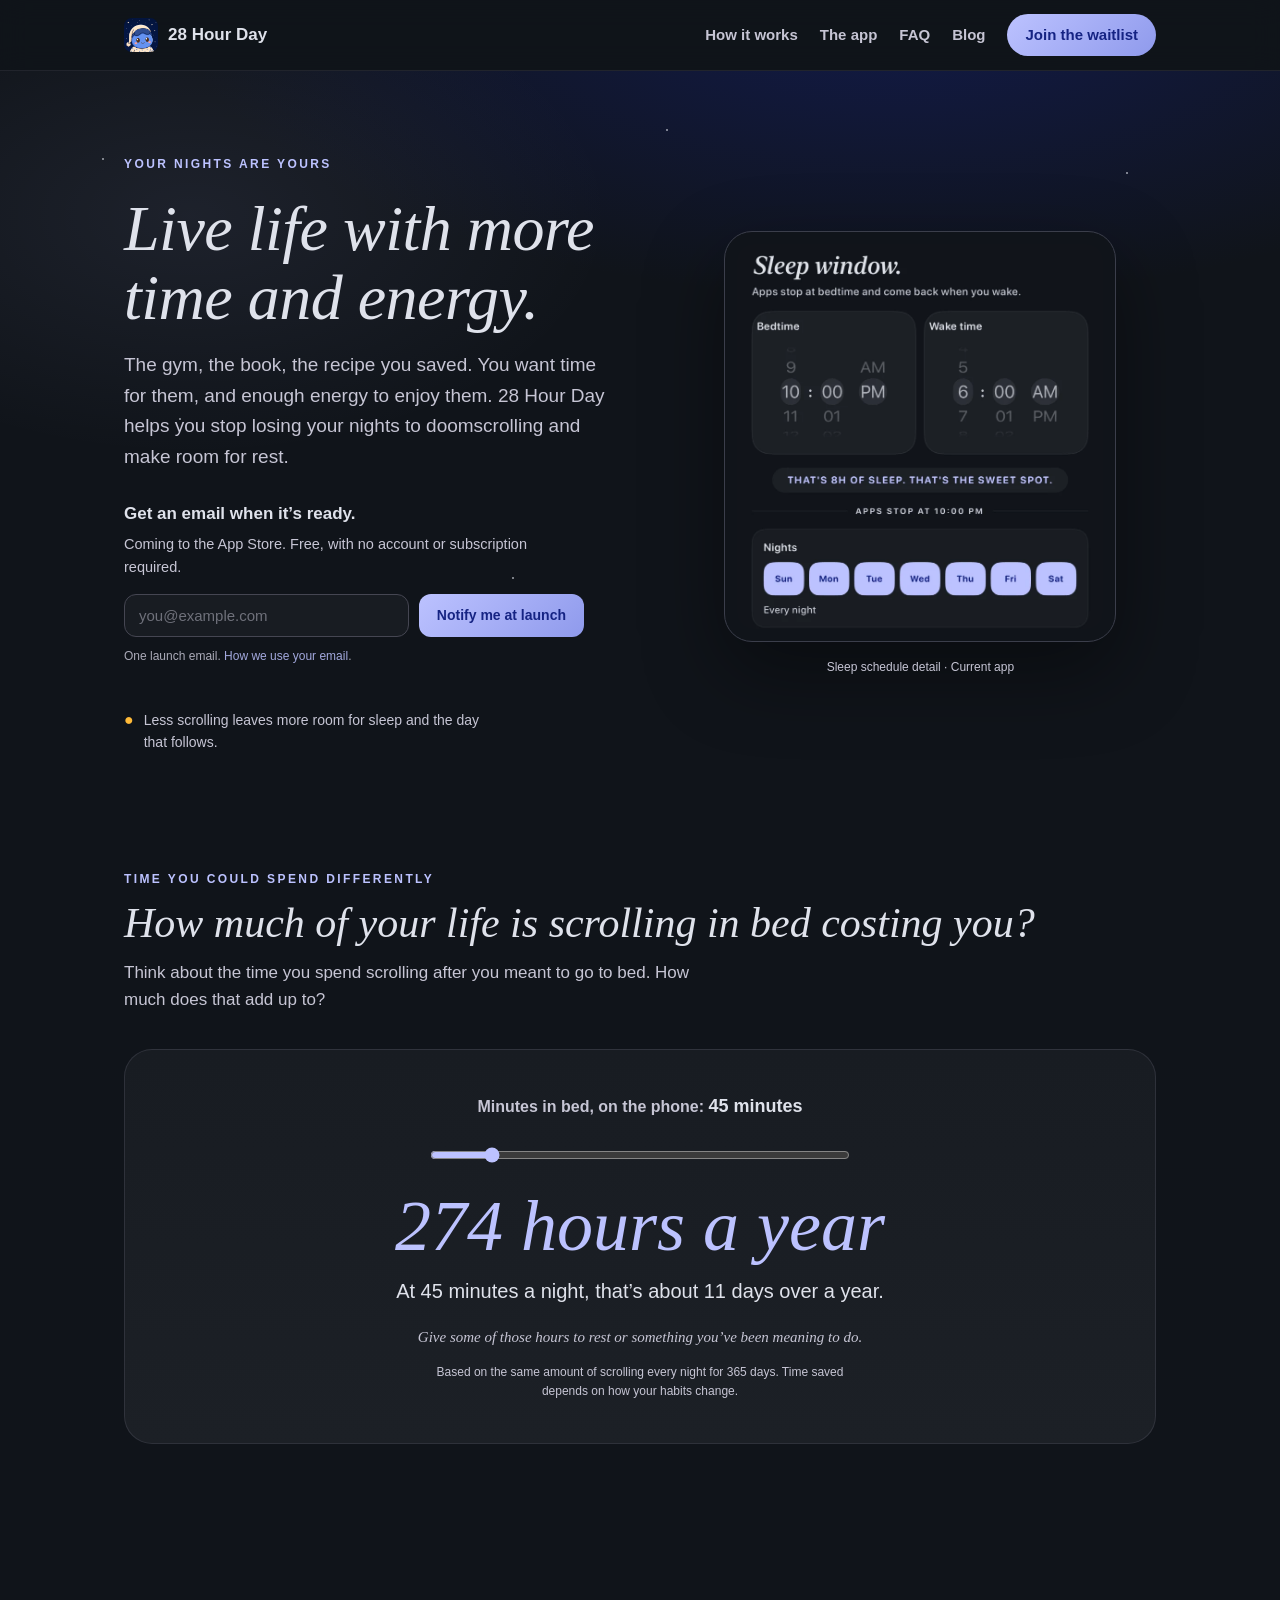
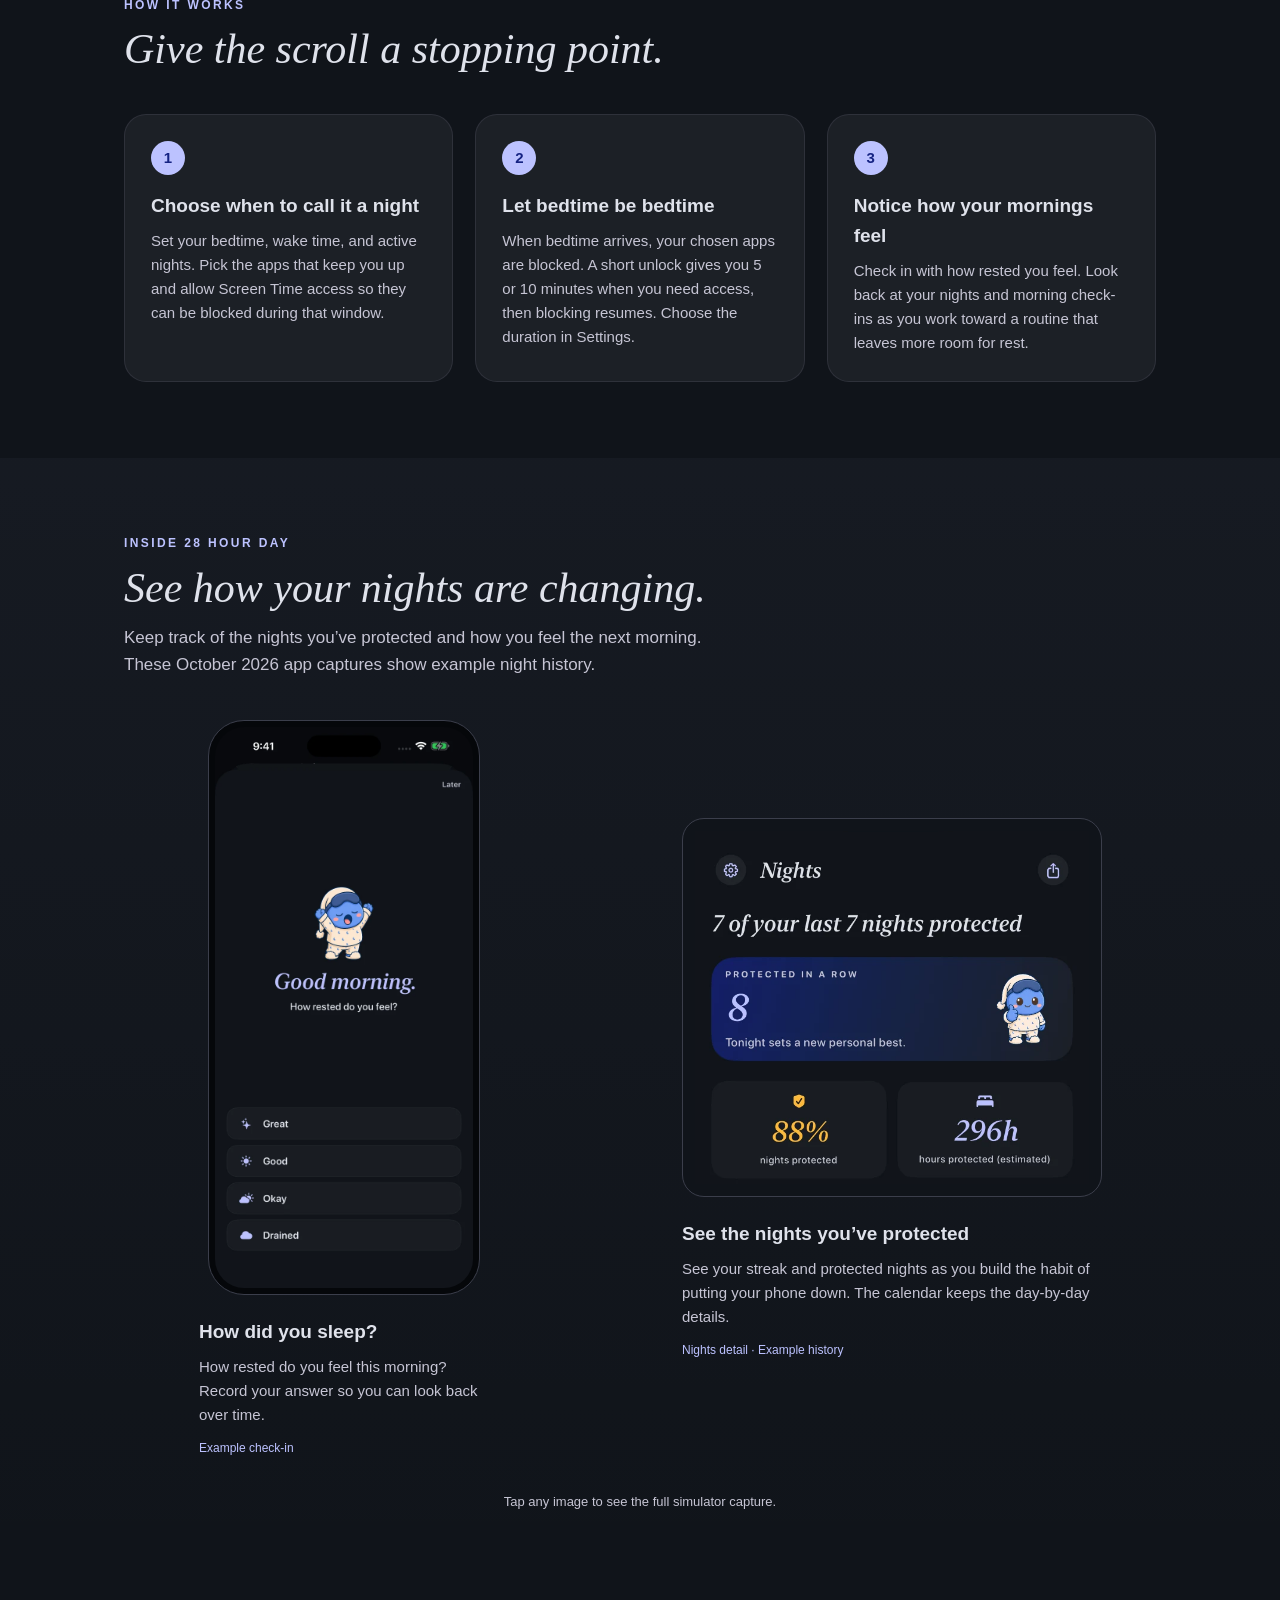
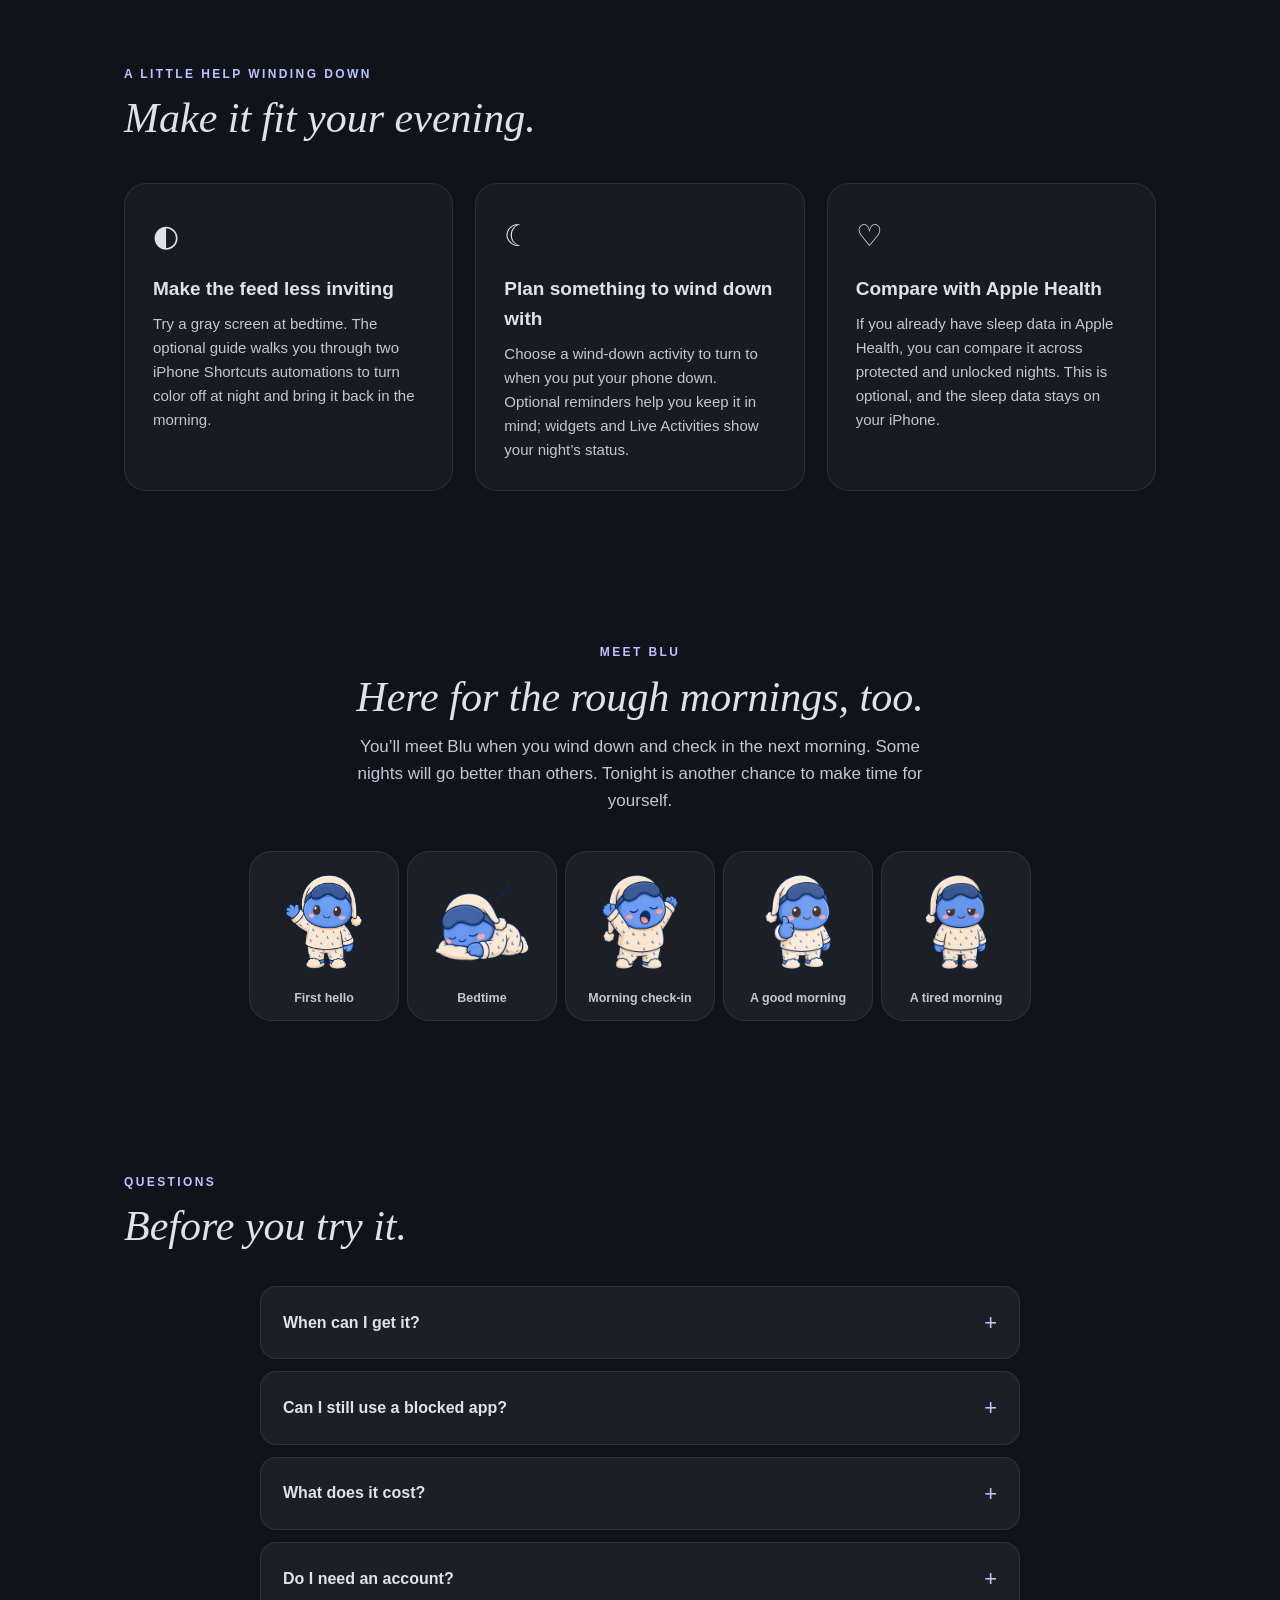
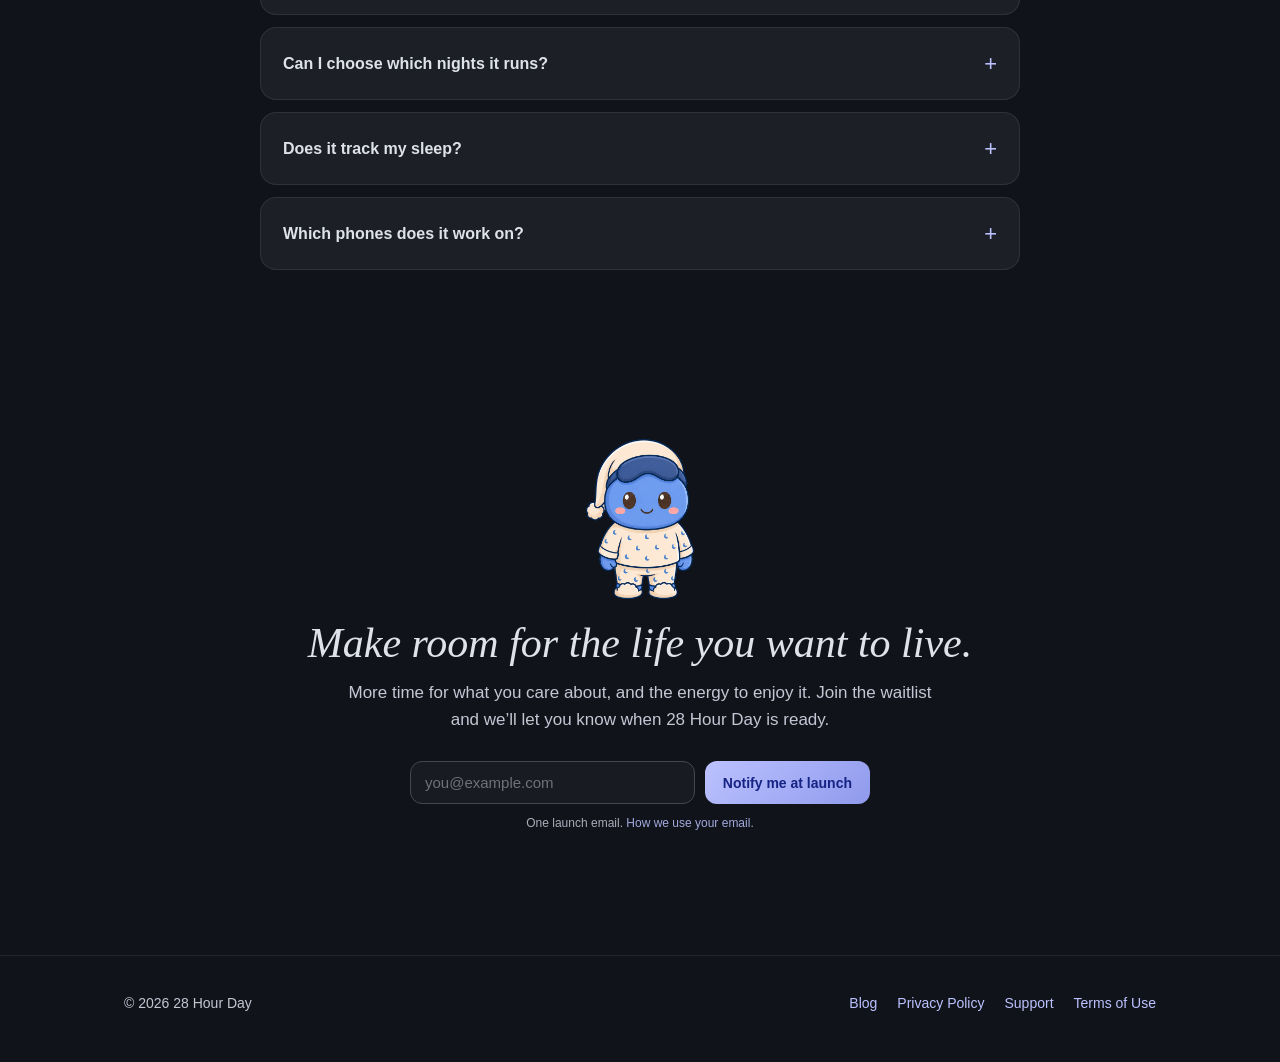
<file: index.html>
<!DOCTYPE html>
<html lang="en">
<head>
  <meta charset="utf-8">
  <meta name="viewport" content="width=device-width, initial-scale=1">
  <title>28 Hour Day — More Time &amp; Energy for Life</title>
  <meta name="description" content="More time for the things you care about, and energy to enjoy them. 28 Hour Day helps you stop late-night doomscrolling and make room for rest. Free for iPhone.">
  <link rel="canonical" href="https://28hourday.com/">
  <meta property="og:type" content="website">
  <meta property="og:site_name" content="28 Hour Day">
  <meta property="og:url" content="https://28hourday.com/">
  <meta property="og:title" content="28 Hour Day — More Time &amp; Energy for Life">
  <meta property="og:description" content="More time for the things you care about, and energy to enjoy them. 28 Hour Day helps you stop late-night doomscrolling and make room for rest. Free for iPhone.">
  <meta property="og:image" content="https://28hourday.com/assets/blu-hero.png">
  <meta name="twitter:card" content="summary_large_image">
  <meta name="twitter:title" content="28 Hour Day — More Time &amp; Energy for Life">
  <meta name="twitter:description" content="More time for the things you care about, and energy to enjoy them. 28 Hour Day helps you stop late-night doomscrolling and make room for rest. Free for iPhone.">
  <meta name="twitter:image" content="https://28hourday.com/assets/blu-hero.png">
  <link rel="icon" type="image/png" href="assets/favicon.png">
  <link rel="stylesheet" href="styles.css">
  <script type="application/ld+json">
{
  "@context": "https://schema.org",
  "@graph": [
    {
      "@type": "MobileApplication",
      "@id": "https://28hourday.com/#app",
      "name": "28 Hour Day",
      "operatingSystem": "iOS 17.2 or later",
      "applicationCategory": "HealthApplication",
      "description": "28 Hour Day helps you stop late-night doomscrolling and make room for rest and the life you want to live. It blocks selected apps during your chosen sleep window, with short unlocks, night history, and morning check-ins.",
      "url": "https://28hourday.com/",
      "image": "https://28hourday.com/assets/app-icon.png",
      "offers": {
        "@type": "Offer",
        "price": "0",
        "priceCurrency": "USD"
      },
      "screenshot": [
        "https://28hourday.com/assets/screenshots/schedule.png",
        "https://28hourday.com/assets/screenshots/nights.png",
        "https://28hourday.com/assets/screenshots/check-in.png"
      ]
    },
    {
      "@type": "WebSite",
      "@id": "https://28hourday.com/#website",
      "name": "28 Hour Day",
      "url": "https://28hourday.com/"
    },
    {
      "@type": "Organization",
      "@id": "https://28hourday.com/#org",
      "name": "28 Hour Day",
      "url": "https://28hourday.com/",
      "logo": "https://28hourday.com/assets/app-icon.png"
    },
    {
      "@type": "FAQPage",
      "mainEntity": [
        {
          "@type": "Question",
          "name": "When can I get it?",
          "acceptedAnswer": {
            "@type": "Answer",
            "text": "28 Hour Day is coming to the App Store. Join the waitlist and we’ll email you when it’s available."
          }
        },
        {
          "@type": "Question",
          "name": "Can I still use a blocked app?",
          "acceptedAnswer": {
            "@type": "Answer",
            "text": "Yes. You can take a short unlock, set to 5 or 10 minutes in Settings. Blocking resumes afterward and ends at your scheduled wake time. If you block a whole category, a short unlock may apply to that category."
          }
        },
        {
          "@type": "Question",
          "name": "What does it cost?",
          "acceptedAnswer": {
            "@type": "Answer",
            "text": "The complete app is free to use, including optional Cloud Backup. No subscription or in-app purchase is required."
          }
        },
        {
          "@type": "Question",
          "name": "Do I need an account?",
          "acceptedAnswer": {
            "@type": "Answer",
            "text": "No. Your schedule and progress are saved on your iPhone. You can create an account in Settings if you’d like to back them up. Your Screen Time selections stay on your device. See our privacy policy for details."
          }
        },
        {
          "@type": "Question",
          "name": "Can I choose which nights it runs?",
          "acceptedAnswer": {
            "@type": "Answer",
            "text": "Yes. Set a bedtime and wake time, then choose the days that schedule applies to. The sleep window can cross midnight. You can change it in Settings."
          }
        },
        {
          "@type": "Question",
          "name": "Does it track my sleep?",
          "acceptedAnswer": {
            "@type": "Answer",
            "text": "The app doesn’t record sleep itself. Morning check-ins reflect how rested you say you feel. With your permission, it can also compare sleep already recorded in Apple Health. It isn’t a medical or treatment tool."
          }
        },
        {
          "@type": "Question",
          "name": "Which phones does it work on?",
          "acceptedAnswer": {
            "@type": "Answer",
            "text": "28 Hour Day is for iPhone running iOS 17.2 or later. Blocking needs Screen Time permission. Notifications and Apple Health access are optional."
          }
        }
      ]
    }
  ]
}
  </script>
</head>
<body>
<a class="skip-link" href="#main">Skip to content</a>

<header class="site">
  <div class="wrap">
    <a class="brand" href="#get">
      <img src="assets/app-icon.png" alt="28 Hour Day app icon">
      28 Hour Day
    </a>
    <nav class="site-nav" aria-label="Main navigation">
      <a href="#how" class="hide-mobile">How it works</a>
      <a href="#screens" class="hide-mobile">The app</a>
      <a href="#faq" class="hide-mobile">FAQ</a>
      <a href="blog/" class="hide-mobile">Blog</a>
      <a href="#get" class="nav-cta">Join the waitlist</a>
    </nav>
  </div>
</header>

<main id="main">
  <!-- Hero -->
  <section class="hero" id="get">
    <div class="stars" aria-hidden="true">
      <i style="top:12%;left:8%"></i><i style="top:22%;left:28%;animation-delay:.6s"></i>
      <i style="top:8%;left:52%;animation-delay:1.2s"></i><i style="top:30%;left:70%;animation-delay:.3s"></i>
      <i style="top:14%;left:88%;animation-delay:1.8s"></i><i style="top:48%;left:14%;animation-delay:.9s"></i>
      <i style="top:60%;left:80%;animation-delay:1.5s"></i><i style="top:70%;left:40%;animation-delay:2.1s"></i>
    </div>
    <div class="wrap hero-grid">
      <div>
        <p class="eyebrow">Your nights are yours</p>
        <h1>Live life with more time and&nbsp;energy.</h1>
        <p class="sub">The gym, the book, the recipe you saved. You want time for them, and enough energy to enjoy them. 28 Hour Day helps you stop losing your nights to doomscrolling and make room for rest.</p>
        <div class="waitlist">
          <h3>Get an email when it’s ready.</h3>
          <p class="waitlist-body">Coming to the App Store. Free, with no account or subscription required.</p>
          <form class="waitlist-form" data-waitlist novalidate>
            <input type="email" name="email" required autocomplete="email" placeholder="you@example.com" aria-label="Email address">
            <button type="submit">Notify me at launch</button>
          </form>
          <p class="fine">One launch email. <a href="privacy.html">How we use your email</a>.</p>
          <p class="form-note" role="status" aria-live="polite"></p>
        </div>
        <p class="science-line">
          <span class="dot">●</span>
          <span>Less scrolling leaves more room for sleep and the day that follows.</span>
        </p>
      </div>

      <figure class="hero-visual">
        <div class="hero-capture">
          <a href="assets/screenshots/schedule.png" aria-label="View the full Sleep Schedule screenshot">
            <span class="screenshot-detail schedule-detail"><img class="app-screenshot" src="assets/screenshots/schedule.webp" width="1320" height="2868" fetchpriority="high" alt="Current Sleep Schedule screen detail with bedtime, wake time, and active night controls"></span>
          </a>
        </div>
        <figcaption>Sleep schedule detail · Current app</figcaption>
      </figure>
    </div>
  </section>

  <!-- Calculator -->
  <section id="cost">
    <div class="wrap">
      <p class="eyebrow">Time you could spend differently</p>
      <h2>How much of your life is scrolling in bed costing you?</h2>
      <p class="section-sub">Think about the time you spend scrolling after you meant to go to bed. How much does that add up to?</p>

      <div class="calc">
        <label for="scrollmins">Minutes in bed, on the phone: <span class="mins" id="minsLabel">45 minutes</span></label>
        <input type="range" id="scrollmins" min="15" max="240" step="15" value="45"
               aria-label="Minutes spent scrolling in bed each night">
        <div class="result" aria-live="polite">
          <div class="big" id="hoursOut">274 hours a year</div>
          <div class="nights" id="nightsOut">At 45 minutes a night, that’s about 11 days over a year.</div>
        </div>
        <p class="bridge">Give some of those hours to rest or something you’ve been meaning to do.</p>
        <p class="calc-note">Based on the same amount of scrolling every night for 365 days. Time saved depends on how your habits change.</p>
      </div>
    </div>
  </section>

  <!-- How it works -->
  <section id="how">
    <div class="wrap">
      <p class="eyebrow">How it works</p>
      <h2>Give the scroll a stopping point.</h2>
      <div class="steps">
        <div class="step">
          <div class="n">1</div>
          <h3>Choose when to call it a night</h3>
          <p>Set your bedtime, wake time, and active nights. Pick the apps that keep you up and allow Screen Time access so they can be blocked during that window.</p>
        </div>
        <div class="step">
          <div class="n">2</div>
          <h3>Let bedtime be bedtime</h3>
          <p>When bedtime arrives, your chosen apps are blocked. A short unlock gives you 5 or 10 minutes when you need access, then blocking resumes. Choose the duration in Settings.</p>
        </div>
        <div class="step">
          <div class="n">3</div>
          <h3>Notice how your mornings feel</h3>
          <p>Check in with how rested you feel. Look back at your nights and morning check-ins as you work toward a routine that leaves more room for rest.</p>
        </div>
      </div>
    </div>
  </section>

  <section id="screens" class="screens-section" aria-labelledby="screens-title">
    <div class="wrap">
      <p class="eyebrow">Inside 28 Hour Day</p>
      <h2 id="screens-title">See how your nights are changing.</h2>
      <p class="section-sub">Keep track of the nights you’ve protected and how you feel the next morning. These October 2026 app captures show example night history.</p>
      <div class="screenshot-grid">
        <figure class="checkin-figure">
          <a class="screenshot-link" href="assets/screenshots/check-in.png" aria-label="View the full Morning Check-in screenshot">
            <img src="assets/screenshots/check-in.webp" width="1320" height="2868" loading="lazy" decoding="async" alt="Morning Check-in screen asking how rested you feel">
          </a>
          <figcaption><h3>How did you sleep?</h3><p>How rested do you feel this morning? Record your answer so you can look back over time.</p><span class="screenshot-note">Example check-in</span></figcaption>
        </figure>
        <figure class="nights-figure">
          <a class="screenshot-link detail-link" href="assets/screenshots/nights.png" aria-label="View the full Nights screenshot">
            <span class="screenshot-detail nights-detail"><img src="assets/screenshots/nights.webp" width="1320" height="2868" loading="lazy" decoding="async" alt="Nights screen detail showing an example streak, protected-night percentage, and estimated protected hours"></span>
          </a>
          <figcaption><h3>See the nights you’ve protected</h3><p>See your streak and protected nights as you build the habit of putting your phone down. The calendar keeps the day-by-day details.</p><span class="screenshot-note">Nights detail · Example history</span></figcaption>
        </figure>
      </div>
      <p class="gallery-hint">Tap any image to see the full simulator capture.</p>
    </div>
  </section>

  <section id="features">
    <div class="wrap">
      <p class="eyebrow">A little help winding down</p>
      <h2>Make it fit your evening.</h2>
      <div class="features">
        <div class="feature">
          <div class="fi" aria-hidden="true">◐</div>
          <h3>Make the feed less inviting</h3>
          <p>Try a gray screen at bedtime. The optional guide walks you through two iPhone Shortcuts automations to turn color off at night and bring it back in the morning.</p>
        </div>
        <div class="feature">
          <div class="fi" aria-hidden="true">☾</div>
          <h3>Plan something to wind down with</h3>
          <p>Choose a wind-down activity to turn to when you put your phone down. Optional reminders help you keep it in mind; widgets and Live Activities show your night’s status.</p>
        </div>
        <div class="feature">
          <div class="fi" aria-hidden="true">♡</div>
          <h3>Compare with Apple Health</h3>
          <p>If you already have sleep data in Apple Health, you can compare it across protected and unlocked nights. This is optional, and the sleep data stays on your iPhone.</p>
        </div>
      </div>
    </div>
  </section>

  <!-- Blu -->
  <section class="blu-band">
    <div class="wrap">
      <p class="eyebrow">Meet Blu</p>
      <h2>Here for the rough mornings, too.</h2>
      <p class="section-sub" style="margin-left:auto;margin-right:auto;">You’ll meet Blu when you wind down and check in the next morning. Some nights will go better than others. Tonight is another chance to make time for yourself.</p>
      <div class="poses">
        <figure><img src="assets/blu-wave.png" alt="Blu waving hello"><figcaption>First hello</figcaption></figure>
        <figure><img src="assets/blu-asleep.png" alt="Blu asleep"><figcaption>Bedtime</figcaption></figure>
        <figure><img src="assets/blu-morning-stretch.png" alt="Blu stretching in the morning"><figcaption>Morning check-in</figcaption></figure>
        <figure><img src="assets/blu-thumbs-up.png" alt="Blu giving a thumbs up"><figcaption>A good morning</figcaption></figure>
        <figure><img src="assets/blu-tired.png" alt="Blu looking tired"><figcaption>A tired morning</figcaption></figure>
      </div>
    </div>
  </section>

  <!-- FAQ -->
  <section id="faq">
    <div class="wrap">
      <p class="eyebrow">Questions</p>
      <h2>Before you try it.</h2>
      <div class="faq">
        <details id="faq-appstore">
          <summary>When can I get it?</summary>
          <p>28 Hour Day is coming to the App Store. Join the waitlist and we’ll email you when it’s available.</p>
        </details>
        <details>
          <summary>Can I still use a blocked app?</summary>
          <p>Yes. You can take a short unlock, set to 5 or 10 minutes in Settings. Blocking resumes afterward and ends at your scheduled wake time. If you block a whole category, a short unlock may apply to that category.</p>
        </details>
        <details>
          <summary>What does it cost?</summary>
          <p>The complete app is free to use, including optional Cloud Backup. No subscription or in-app purchase is required.</p>
        </details>
        <details>
          <summary>Do I need an account?</summary>
          <p>No. Your schedule and progress are saved on your iPhone. You can create an account in Settings if you’d like to back them up. Your Screen Time selections stay on your device. See our <a href="privacy.html">privacy policy</a> for details.</p>
        </details>
        <details>
          <summary>Can I choose which nights it runs?</summary>
          <p>Yes. Set a bedtime and wake time, then choose the days that schedule applies to. The sleep window can cross midnight. You can change it in Settings.</p>
        </details>
        <details>
          <summary>Does it track my sleep?</summary>
          <p>The app doesn’t record sleep itself. Morning check-ins reflect how rested you say you feel. With your permission, it can also compare sleep already recorded in Apple Health. It isn’t a medical or treatment tool.</p>
        </details>
        <details>
          <summary>Which phones does it work on?</summary>
          <p>28 Hour Day is for iPhone running iOS 17.2 or later. Blocking needs Screen Time permission. Notifications and Apple Health access are optional.</p>
        </details>
      </div>
    </div>
  </section>

  <!-- Final CTA -->
  <section class="final-cta">
    <div class="wrap">
      <img class="blu" src="assets/blu-hero.png" alt="Blu, the 28 Hour Day mascot">
      <h2>Make room for the life you want to live.</h2>
      <p class="section-sub" style="margin-left:auto;margin-right:auto;text-align:center;">More time for what you care about, and the energy to enjoy it. Join the waitlist and we’ll let you know when 28 Hour Day is ready.</p>
      <div class="waitlist final">
        <form class="waitlist-form" data-waitlist novalidate>
          <input type="email" name="email" required autocomplete="email" placeholder="you@example.com" aria-label="Email address">
          <button type="submit">Notify me at launch</button>
        </form>
        <p class="fine">One launch email. <a href="privacy.html">How we use your email</a>.</p>
        <p class="form-note" role="status" aria-live="polite"></p>
      </div>
    </div>
  </section>
</main>

<footer class="site">
  <div class="wrap">
    <span>© 2026 28 Hour Day</span>
    <nav>
      <a href="blog/">Blog</a>
      <a href="privacy.html">Privacy Policy</a>
      <a href="support.html">Support</a>
      <a href="https://www.apple.com/legal/internet-services/itunes/dev/stdeula/">Terms of Use</a>
    </nav>
  </div>
</footer>

<script>
  // Annual scrolling time, not a claim about sleep gained.
  const slider = document.getElementById("scrollmins");
  const minsLabel = document.getElementById("minsLabel");
  const hoursOut = document.getElementById("hoursOut");
  const nightsOut = document.getElementById("nightsOut");

  function update() {
    const mins = Number(slider.value);
    const hours = Math.max(1, Math.round(mins * 365 / 60));
    const days = Math.round(hours / 24);
    minsLabel.textContent = `${mins} minutes`;
    hoursOut.textContent = `${hours.toLocaleString()} hours a year`;
    nightsOut.textContent = `At ${mins} minutes a night, that’s about ${days} days over a year.`;
  }
  slider.addEventListener("input", update);
  update();

  // Waitlist — both forms share one endpoint (Formspree).
  const WAITLIST_ENDPOINT = "https://formspree.io/f/mykrkjol";

  document.querySelectorAll("[data-waitlist]").forEach((form) => {
    const note = form.parentElement.querySelector(".form-note");
    form.addEventListener("submit", async (event) => {
      event.preventDefault();
      const email = form.email.value.trim();
      if (!/^[^\s@]+@[^\s@]+\.[^\s@]+$/.test(email)) {
        note.textContent = "Please enter a valid email address.";
        return;
      }
      const button = form.querySelector("button");
      button.disabled = true;
      note.textContent = "Adding your email…";
      try {
        const response = await fetch(WAITLIST_ENDPOINT, {
          method: "POST",
          headers: { "Accept": "application/json", "Content-Type": "application/json" },
          body: JSON.stringify({ email })
        });
        if (response.ok) {
          form.replaceWith(Object.assign(document.createElement("p"), {
            className: "waitlist-success",
            textContent: "You’re on the list. We’ll email you when the app is ready."
          }));
          note.textContent = "";
        } else {
          note.textContent = "Your email wasn’t saved. Please try again in a moment.";
          button.disabled = false;
        }
      } catch {
        note.textContent = "Your email wasn’t saved. Please try again in a moment.";
        button.disabled = false;
      }
    });
  });
</script>

</body>
</html>
</file>
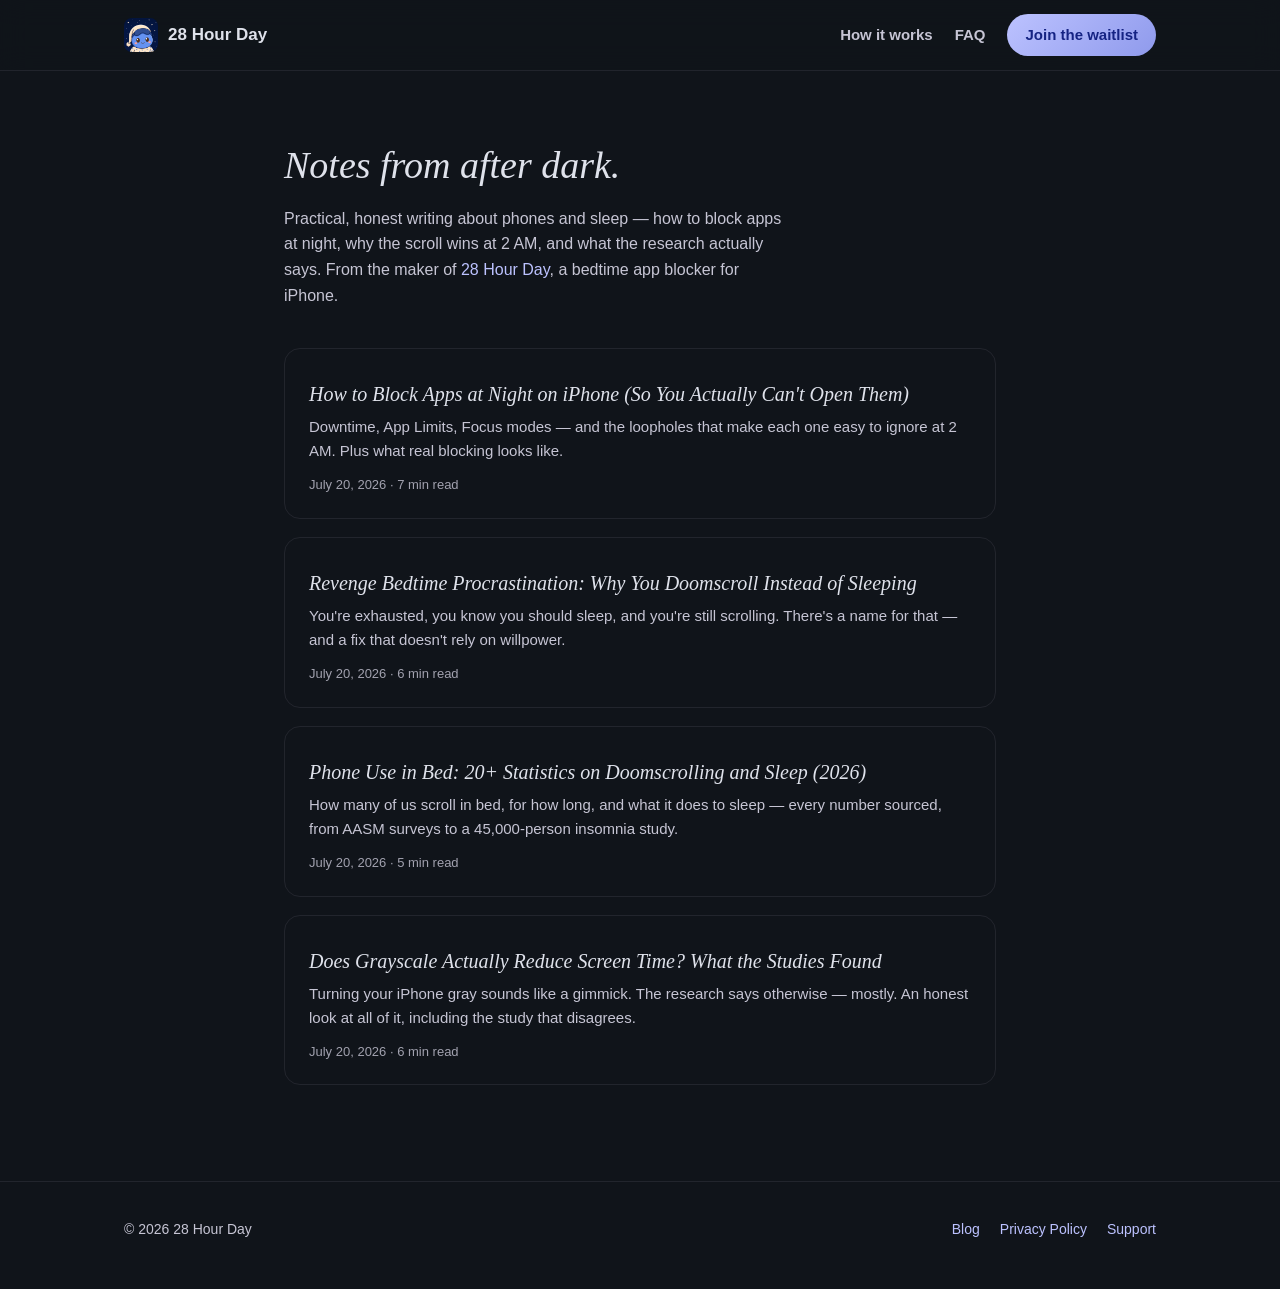
<file: blog/index.html>
<!DOCTYPE html>
<html lang="en">
<head>
  <meta charset="utf-8">
  <meta name="viewport" content="width=device-width, initial-scale=1">
  <title>Blog — 28 Hour Day</title>
  <meta name="description" content="Practical, honest writing about phones and sleep: how to block apps at night on iPhone, why you doomscroll in bed, and what actually helps.">
  <link rel="canonical" href="https://28hourday.com/blog/">
  <meta property="og:type" content="website">
  <meta property="og:site_name" content="28 Hour Day">
  <meta property="og:url" content="https://28hourday.com/blog/">
  <meta property="og:title" content="Blog — 28 Hour Day">
  <meta property="og:description" content="Practical, honest writing about phones and sleep: how to block apps at night on iPhone, why you doomscroll in bed, and what actually helps.">
  <meta property="og:image" content="https://28hourday.com/assets/blu-hero.png">
  <meta name="twitter:card" content="summary_large_image">
  <link rel="icon" type="image/png" href="../assets/favicon.png">
  <link rel="stylesheet" href="../styles.css">
</head>
<body>

<header class="site">
  <div class="wrap">
    <a class="brand" href="../index.html">
      <img src="../assets/app-icon.png" alt="28 Hour Day app icon">
      28 Hour Day
    </a>
    <nav class="site-nav">
      <a href="../index.html#how" class="hide-mobile">How it works</a>
      <a href="../index.html#faq" class="hide-mobile">FAQ</a>
      <a href="../index.html#get" class="nav-cta">Join the waitlist</a>
    </nav>
  </div>
</header>

<main class="blog-index">
  <h1>Notes from after dark.</h1>
  <p class="blog-intro">Practical, honest writing about phones and sleep — how to block apps at night, why the scroll wins at 2 AM, and what the research actually says. From the maker of <a href="../index.html">28 Hour Day</a>, a bedtime app blocker for iPhone.</p>

  <div class="post-list">
    <a class="post-card" href="how-to-block-apps-at-night-iphone.html">
      <h2>How to Block Apps at Night on iPhone (So You Actually Can't Open Them)</h2>
      <p>Downtime, App Limits, Focus modes — and the loopholes that make each one easy to ignore at 2 AM. Plus what real blocking looks like.</p>
      <div class="post-meta">July 20, 2026 · 7 min read</div>
    </a>
    <a class="post-card" href="revenge-bedtime-procrastination.html">
      <h2>Revenge Bedtime Procrastination: Why You Doomscroll Instead of Sleeping</h2>
      <p>You're exhausted, you know you should sleep, and you're still scrolling. There's a name for that — and a fix that doesn't rely on willpower.</p>
      <div class="post-meta">July 20, 2026 · 6 min read</div>
    </a>
    <a class="post-card" href="phone-in-bed-statistics.html">
      <h2>Phone Use in Bed: 20+ Statistics on Doomscrolling and Sleep (2026)</h2>
      <p>How many of us scroll in bed, for how long, and what it does to sleep — every number sourced, from AASM surveys to a 45,000-person insomnia study.</p>
      <div class="post-meta">July 20, 2026 · 5 min read</div>
    </a>
    <a class="post-card" href="does-grayscale-reduce-screen-time.html">
      <h2>Does Grayscale Actually Reduce Screen Time? What the Studies Found</h2>
      <p>Turning your iPhone gray sounds like a gimmick. The research says otherwise — mostly. An honest look at all of it, including the study that disagrees.</p>
      <div class="post-meta">July 20, 2026 · 6 min read</div>
    </a>
  </div>
</main>

<footer class="site">
  <div class="wrap">
    <span>© 2026 28 Hour Day</span>
    <nav>
      <a href="index.html">Blog</a>
      <a href="../privacy.html">Privacy Policy</a>
      <a href="../support.html">Support</a>
    </nav>
  </div>
</footer>

</body>
</html>
</file>
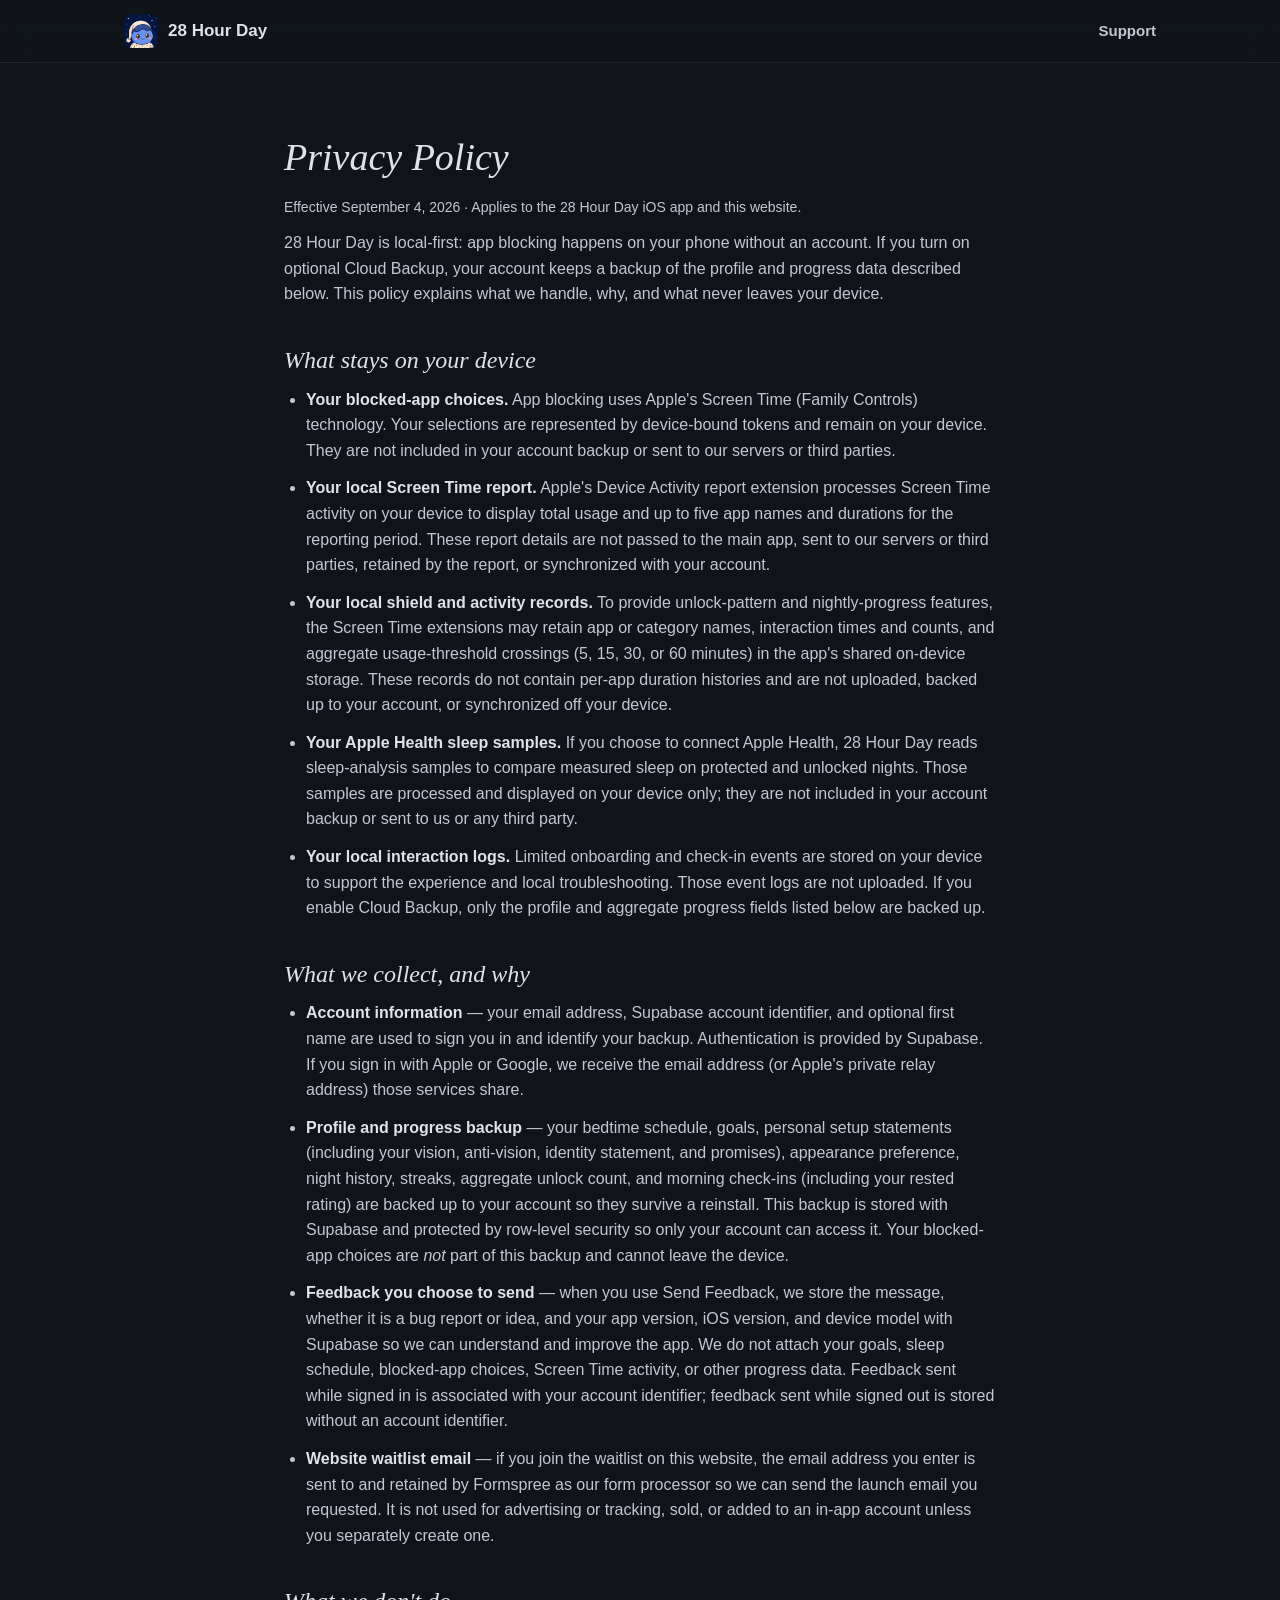
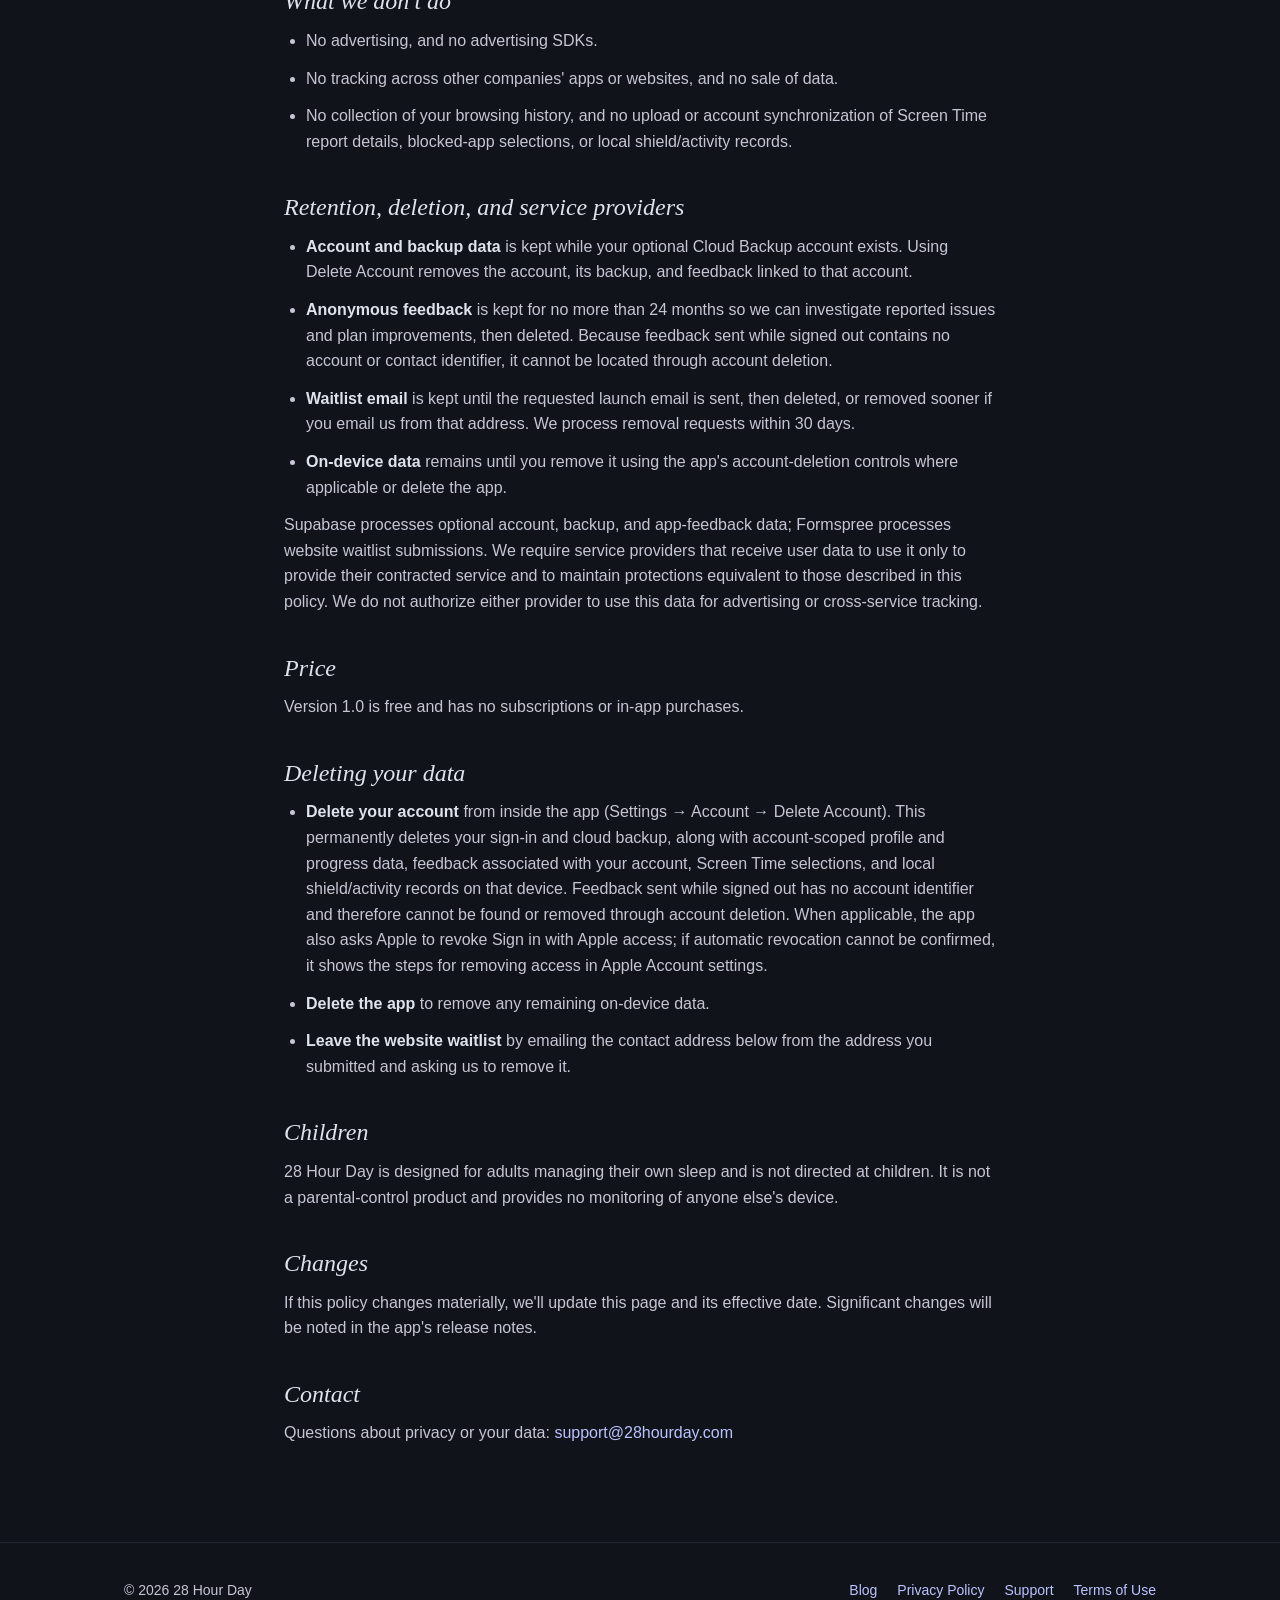
<file: privacy.html>
<!DOCTYPE html>
<html lang="en">
<head>
  <meta charset="utf-8">
  <meta name="viewport" content="width=device-width, initial-scale=1">
  <title>Privacy Policy — 28 Hour Day</title>
  <meta name="description" content="The 28 Hour Day privacy policy: what stays on your phone and what optional Cloud Backup stores with your account.">
  <link rel="canonical" href="https://28hourday.com/privacy.html">
  <link rel="icon" type="image/png" href="assets/favicon.png">
  <link rel="stylesheet" href="styles.css">
</head>
<body>

<header class="site">
  <div class="wrap">
    <a class="brand" href="index.html">
      <img src="assets/app-icon.png" alt="28 Hour Day app icon">
      28 Hour Day
    </a>
    <nav class="site-nav">
      <a href="support.html">Support</a>
    </nav>
  </div>
</header>

<main class="legal">
  <h1>Privacy Policy</h1>
  <p class="updated">Effective September 4, 2026 · Applies to the 28 Hour Day iOS app and this website.</p>

  <p>28 Hour Day is local-first: app blocking happens on your phone without an account. If you turn on optional Cloud Backup, your account keeps a backup of the profile and progress data described below. This policy explains what we handle, why, and what never leaves your device.</p>

  <h2>What stays on your device</h2>
  <ul>
    <li><strong>Your blocked-app choices.</strong> App blocking uses Apple's Screen Time (Family Controls) technology. Your selections are represented by device-bound tokens and remain on your device. They are not included in your account backup or sent to our servers or third parties.</li>
    <li><strong>Your local Screen Time report.</strong> Apple's Device Activity report extension processes Screen Time activity on your device to display total usage and up to five app names and durations for the reporting period. These report details are not passed to the main app, sent to our servers or third parties, retained by the report, or synchronized with your account.</li>
    <li><strong>Your local shield and activity records.</strong> To provide unlock-pattern and nightly-progress features, the Screen Time extensions may retain app or category names, interaction times and counts, and aggregate usage-threshold crossings (5, 15, 30, or 60 minutes) in the app's shared on-device storage. These records do not contain per-app duration histories and are not uploaded, backed up to your account, or synchronized off your device.</li>
    <li><strong>Your Apple Health sleep samples.</strong> If you choose to connect Apple Health, 28 Hour Day reads sleep-analysis samples to compare measured sleep on protected and unlocked nights. Those samples are processed and displayed on your device only; they are not included in your account backup or sent to us or any third party.</li>
    <li><strong>Your local interaction logs.</strong> Limited onboarding and check-in events are stored on your device to support the experience and local troubleshooting. Those event logs are not uploaded. If you enable Cloud Backup, only the profile and aggregate progress fields listed below are backed up.</li>
  </ul>

  <h2>What we collect, and why</h2>
  <ul>
    <li><strong>Account information</strong> — your email address, Supabase account identifier, and optional first name are used to sign you in and identify your backup. Authentication is provided by Supabase. If you sign in with Apple or Google, we receive the email address (or Apple's private relay address) those services share.</li>
    <li><strong>Profile and progress backup</strong> — your bedtime schedule, goals, personal setup statements (including your vision, anti-vision, identity statement, and promises), appearance preference, night history, streaks, aggregate unlock count, and morning check-ins (including your rested rating) are backed up to your account so they survive a reinstall. This backup is stored with Supabase and protected by row-level security so only your account can access it. Your blocked-app choices are <em>not</em> part of this backup and cannot leave the device.</li>
    <li><strong>Feedback you choose to send</strong> — when you use Send Feedback, we store the message, whether it is a bug report or idea, and your app version, iOS version, and device model with Supabase so we can understand and improve the app. We do not attach your goals, sleep schedule, blocked-app choices, Screen Time activity, or other progress data. Feedback sent while signed in is associated with your account identifier; feedback sent while signed out is stored without an account identifier.</li>
    <li><strong>Website waitlist email</strong> — if you join the waitlist on this website, the email address you enter is sent to and retained by Formspree as our form processor so we can send the launch email you requested. It is not used for advertising or tracking, sold, or added to an in-app account unless you separately create one.</li>
  </ul>

  <h2>What we don't do</h2>
  <ul>
    <li>No advertising, and no advertising SDKs.</li>
    <li>No tracking across other companies' apps or websites, and no sale of data.</li>
    <li>No collection of your browsing history, and no upload or account synchronization of Screen Time report details, blocked-app selections, or local shield/activity records.</li>
  </ul>

  <h2>Retention, deletion, and service providers</h2>
  <ul>
    <li><strong>Account and backup data</strong> is kept while your optional Cloud Backup account exists. Using Delete Account removes the account, its backup, and feedback linked to that account.</li>
    <li><strong>Anonymous feedback</strong> is kept for no more than 24 months so we can investigate reported issues and plan improvements, then deleted. Because feedback sent while signed out contains no account or contact identifier, it cannot be located through account deletion.</li>
    <li><strong>Waitlist email</strong> is kept until the requested launch email is sent, then deleted, or removed sooner if you email us from that address. We process removal requests within 30 days.</li>
    <li><strong>On-device data</strong> remains until you remove it using the app's account-deletion controls where applicable or delete the app.</li>
  </ul>
  <p>Supabase processes optional account, backup, and app-feedback data; Formspree processes website waitlist submissions. We require service providers that receive user data to use it only to provide their contracted service and to maintain protections equivalent to those described in this policy. We do not authorize either provider to use this data for advertising or cross-service tracking.</p>

  <h2>Price</h2>
  <p>Version 1.0 is free and has no subscriptions or in-app purchases.</p>

  <h2>Deleting your data</h2>
  <ul>
    <li><strong>Delete your account</strong> from inside the app (Settings → Account → Delete Account). This permanently deletes your sign-in and cloud backup, along with account-scoped profile and progress data, feedback associated with your account, Screen Time selections, and local shield/activity records on that device. Feedback sent while signed out has no account identifier and therefore cannot be found or removed through account deletion. When applicable, the app also asks Apple to revoke Sign in with Apple access; if automatic revocation cannot be confirmed, it shows the steps for removing access in Apple Account settings.</li>
    <li><strong>Delete the app</strong> to remove any remaining on-device data.</li>
    <li><strong>Leave the website waitlist</strong> by emailing the contact address below from the address you submitted and asking us to remove it.</li>
  </ul>

  <h2>Children</h2>
  <p>28 Hour Day is designed for adults managing their own sleep and is not directed at children. It is not a parental-control product and provides no monitoring of anyone else's device.</p>

  <h2>Changes</h2>
  <p>If this policy changes materially, we'll update this page and its effective date. Significant changes will be noted in the app's release notes.</p>

  <h2>Contact</h2>
  <p>Questions about privacy or your data: <a href="mailto:support@28hourday.com">support@28hourday.com</a></p>
</main>

<footer class="site">
  <div class="wrap">
    <span>© 2026 28 Hour Day</span>
    <nav>
      <a href="blog/">Blog</a>
      <a href="privacy.html">Privacy Policy</a>
      <a href="support.html">Support</a>
      <a href="https://www.apple.com/legal/internet-services/itunes/dev/stdeula/">Terms of Use</a>
    </nav>
  </div>
</footer>

</body>
</html>
</file>
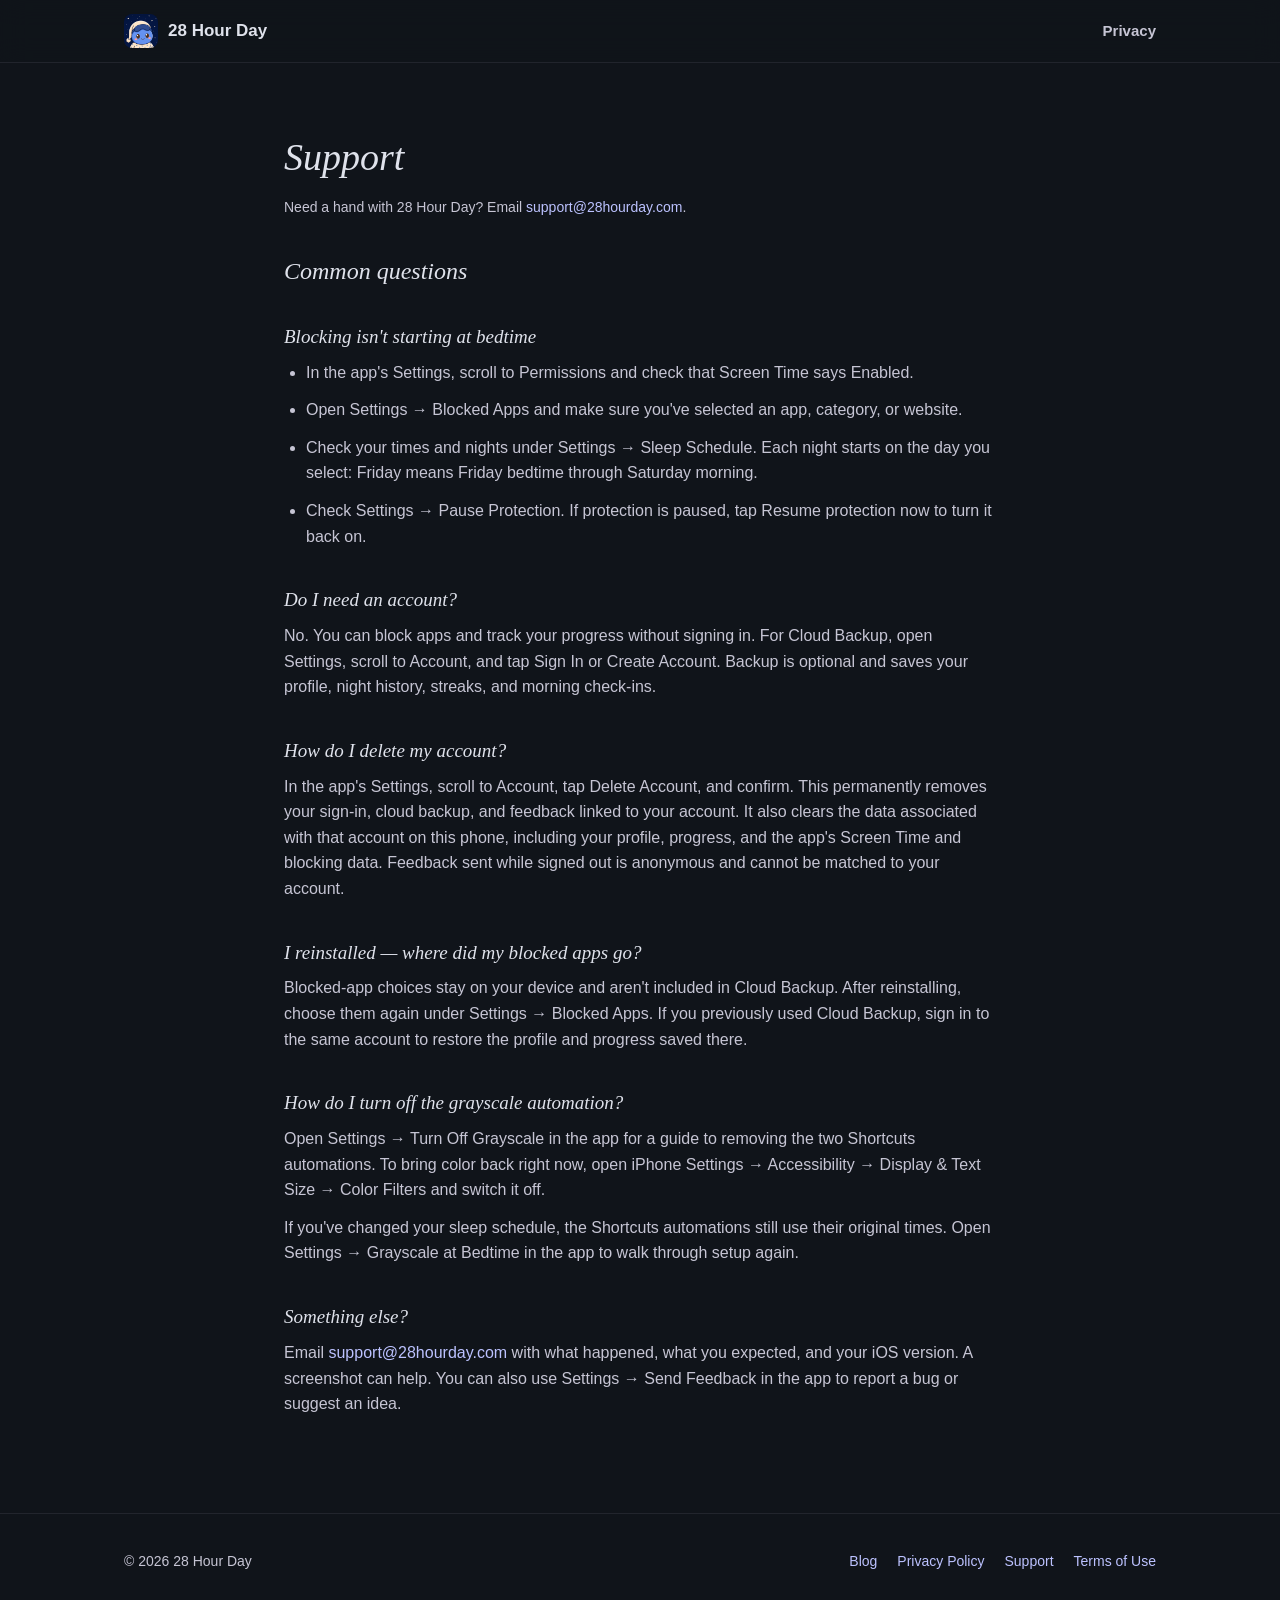
<file: support.html>
<!DOCTYPE html>
<html lang="en">
<head>
  <meta charset="utf-8">
  <meta name="viewport" content="width=device-width, initial-scale=1">
  <title>Support — 28 Hour Day</title>
  <meta name="description" content="Help with the 28 Hour Day iOS app: bedtime blocking, Screen Time permissions, optional Cloud Backup, grayscale automations, and account deletion.">
  <link rel="canonical" href="https://28hourday.com/support.html">
  <link rel="icon" type="image/png" href="assets/favicon.png">
  <link rel="stylesheet" href="styles.css">
</head>
<body>

<header class="site">
  <div class="wrap">
    <a class="brand" href="index.html">
      <img src="assets/app-icon.png" alt="28 Hour Day app icon">
      28 Hour Day
    </a>
    <nav class="site-nav">
      <a href="privacy.html">Privacy</a>
    </nav>
  </div>
</header>

<main class="legal">
  <h1>Support</h1>
  <p class="updated">Need a hand with 28 Hour Day? Email <a href="mailto:support@28hourday.com">support@28hourday.com</a>.</p>

  <h2>Common questions</h2>

  <h2 style="font-size:19px;">Blocking isn't starting at bedtime</h2>
  <ul>
    <li>In the app's Settings, scroll to Permissions and check that Screen Time says Enabled.</li>
    <li>Open Settings → Blocked Apps and make sure you've selected an app, category, or website.</li>
    <li>Check your times and nights under Settings → Sleep Schedule. Each night starts on the day you select: Friday means Friday bedtime through Saturday morning.</li>
    <li>Check Settings → Pause Protection. If protection is paused, tap Resume protection now to turn it back on.</li>
  </ul>

  <h2 style="font-size:19px;">Do I need an account?</h2>
  <p>No. You can block apps and track your progress without signing in. For Cloud Backup, open Settings, scroll to Account, and tap Sign In or Create Account. Backup is optional and saves your profile, night history, streaks, and morning check-ins.</p>

  <h2 style="font-size:19px;">How do I delete my account?</h2>
  <p>In the app's Settings, scroll to Account, tap Delete Account, and confirm. This permanently removes your sign-in, cloud backup, and feedback linked to your account. It also clears the data associated with that account on this phone, including your profile, progress, and the app's Screen Time and blocking data. Feedback sent while signed out is anonymous and cannot be matched to your account.</p>

  <h2 style="font-size:19px;">I reinstalled — where did my blocked apps go?</h2>
  <p>Blocked-app choices stay on your device and aren't included in Cloud Backup. After reinstalling, choose them again under Settings → Blocked Apps. If you previously used Cloud Backup, sign in to the same account to restore the profile and progress saved there.</p>

  <h2 style="font-size:19px;">How do I turn off the grayscale automation?</h2>
  <p>Open Settings → Turn Off Grayscale in the app for a guide to removing the two Shortcuts automations. To bring color back right now, open iPhone Settings → Accessibility → Display &amp; Text Size → Color Filters and switch it off.</p>
  <p>If you've changed your sleep schedule, the Shortcuts automations still use their original times. Open Settings → Grayscale at Bedtime in the app to walk through setup again.</p>

  <h2 style="font-size:19px;">Something else?</h2>
  <p>Email <a href="mailto:support@28hourday.com">support@28hourday.com</a> with what happened, what you expected, and your iOS version. A screenshot can help. You can also use Settings → Send Feedback in the app to report a bug or suggest an idea.</p>
</main>

<footer class="site">
  <div class="wrap">
    <span>© 2026 28 Hour Day</span>
    <nav>
      <a href="blog/">Blog</a>
      <a href="privacy.html">Privacy Policy</a>
      <a href="support.html">Support</a>
      <a href="https://www.apple.com/legal/internet-services/itunes/dev/stdeula/">Terms of Use</a>
    </nav>
  </div>
</footer>

</body>
</html>
</file>
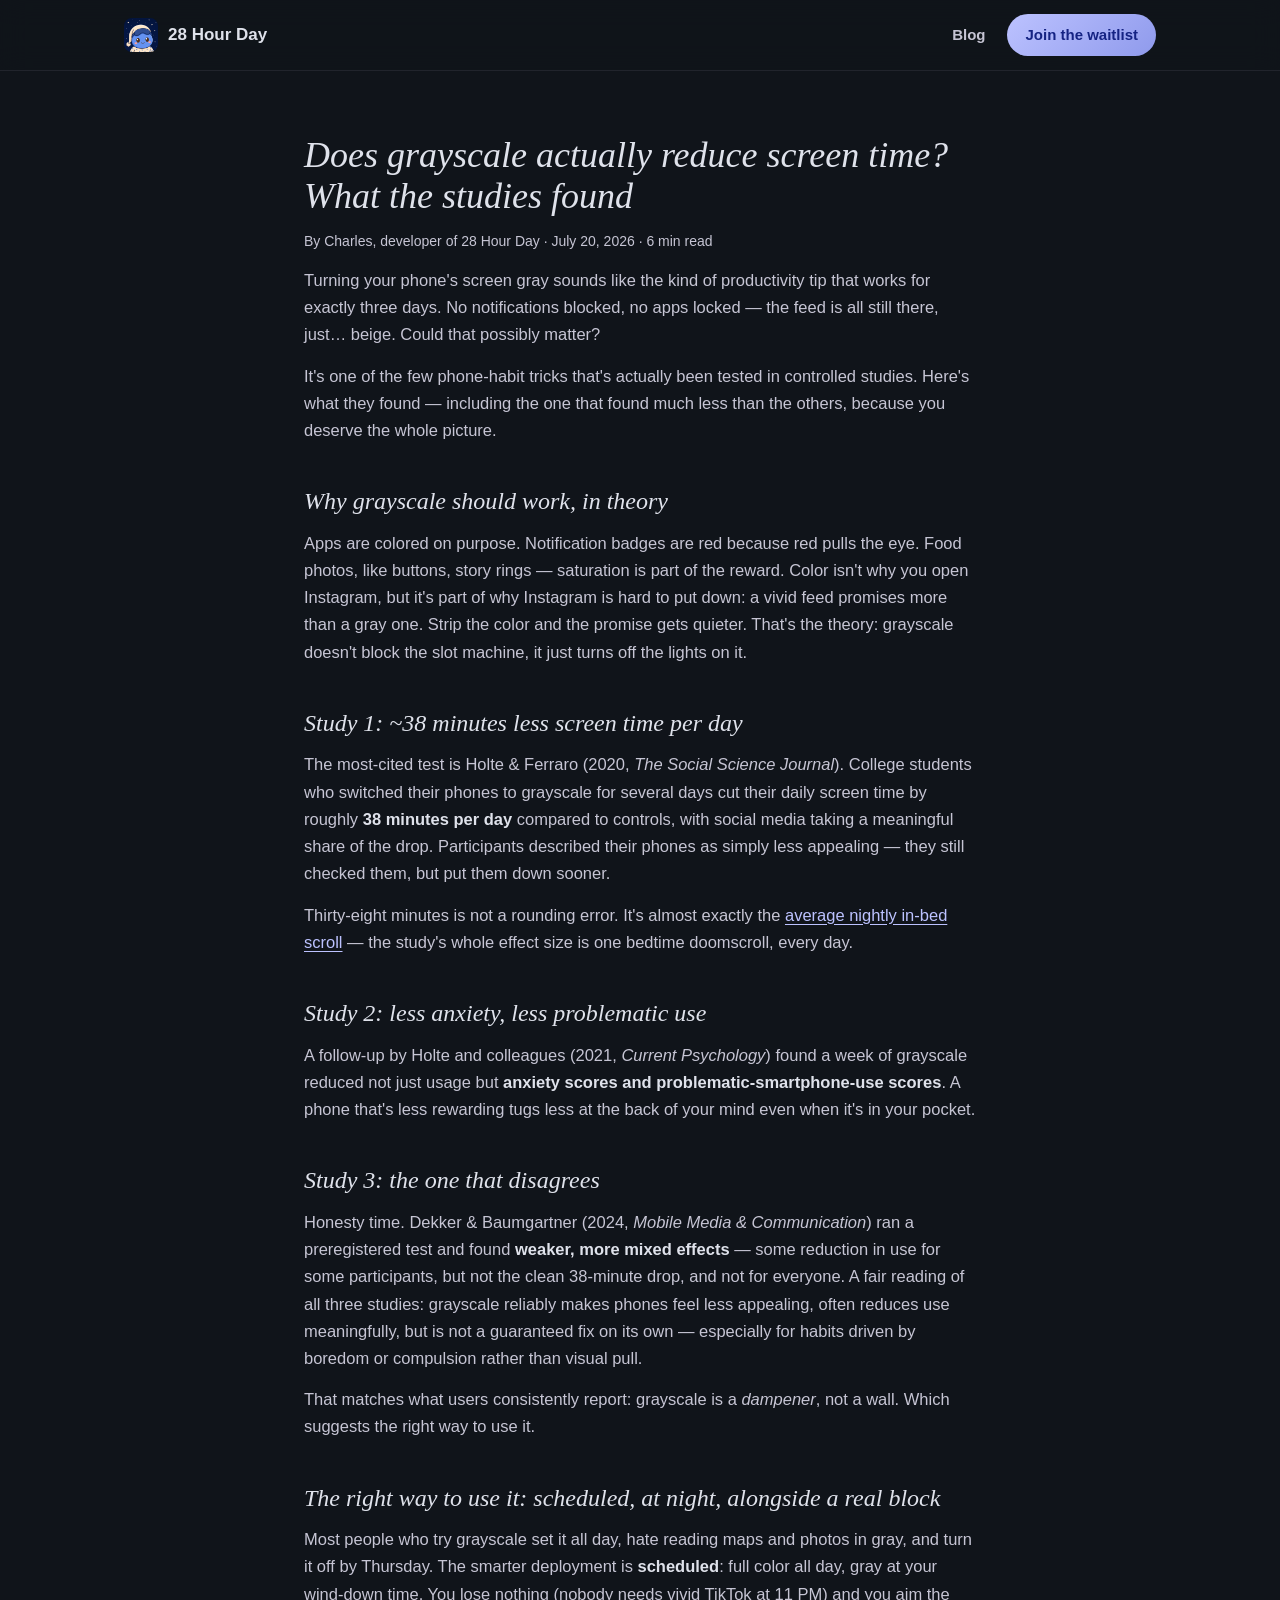
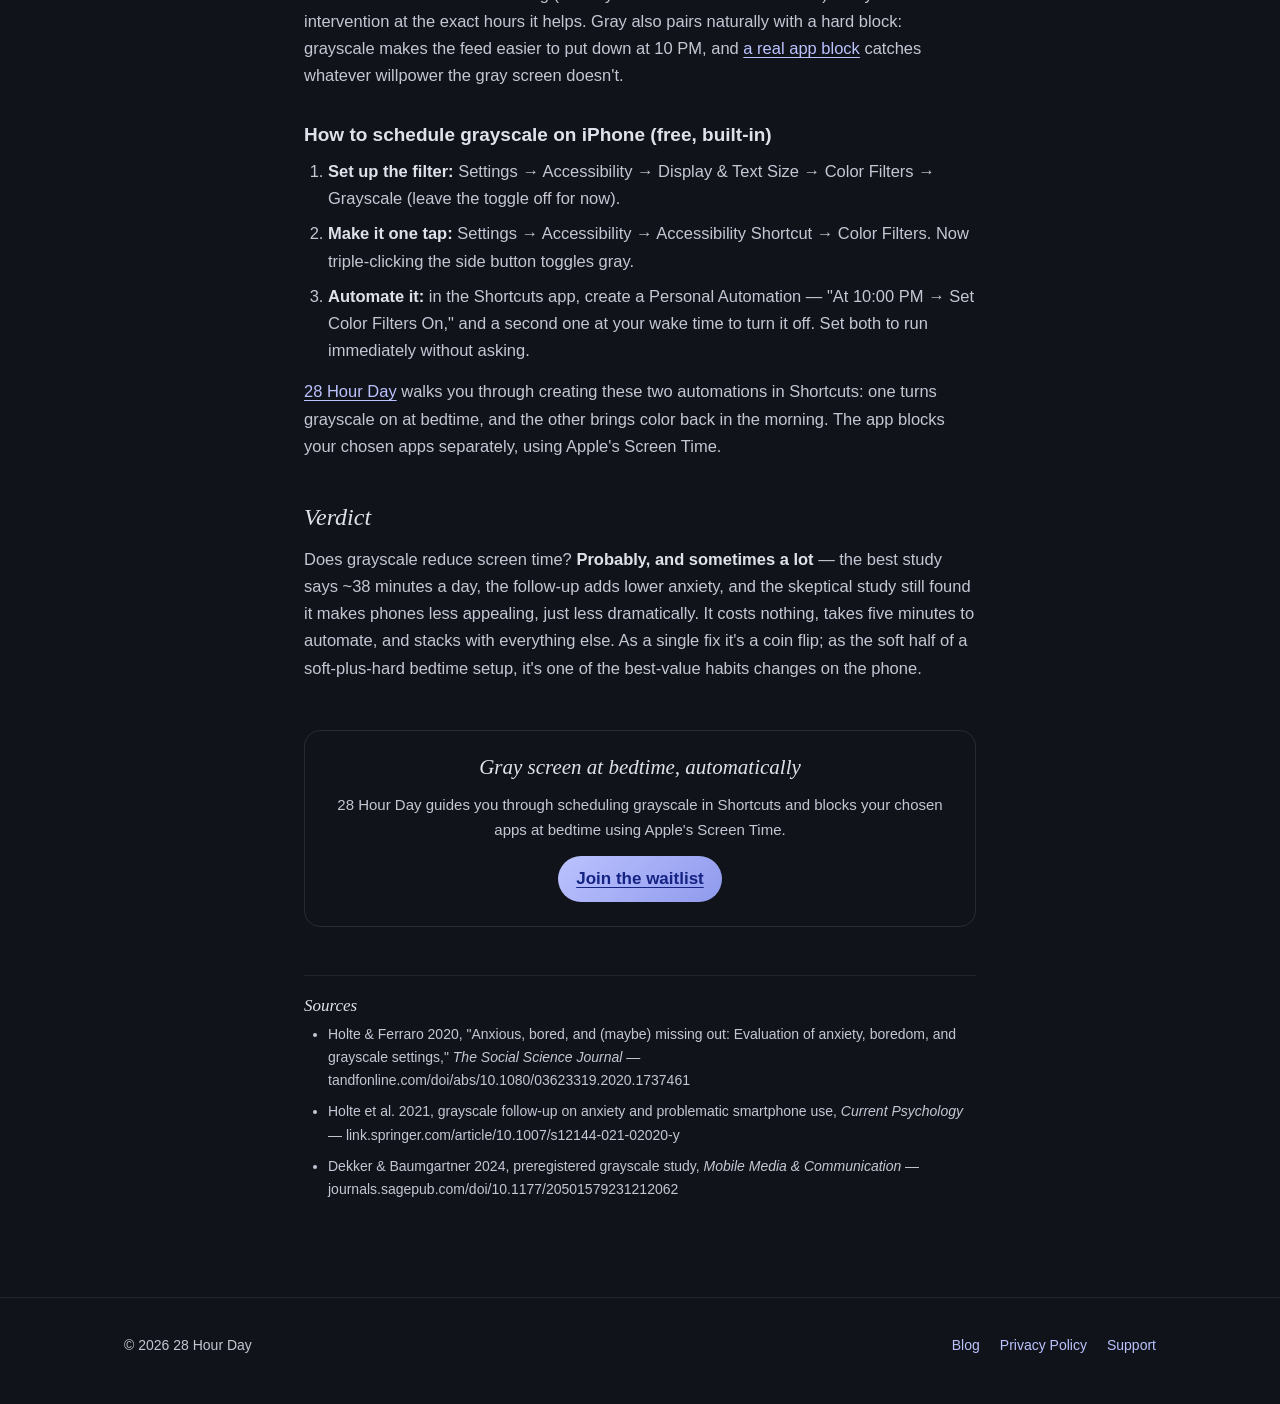
<file: blog/does-grayscale-reduce-screen-time.html>
<!DOCTYPE html>
<html lang="en">
<head>
  <meta charset="utf-8">
  <meta name="viewport" content="width=device-width, initial-scale=1">
  <title>Does Grayscale Actually Reduce Screen Time? What the Studies Found</title>
  <meta name="description" content="Turning your iPhone grayscale cut screen time by ~38 minutes a day in one study. An honest review of the grayscale research — including the study that disagrees — and how to schedule it at bedtime.">
  <link rel="canonical" href="https://28hourday.com/blog/does-grayscale-reduce-screen-time.html">
  <meta property="og:type" content="article">
  <meta property="og:site_name" content="28 Hour Day">
  <meta property="og:url" content="https://28hourday.com/blog/does-grayscale-reduce-screen-time.html">
  <meta property="og:title" content="Does Grayscale Actually Reduce Screen Time? What the Studies Found">
  <meta property="og:description" content="Grayscale cut screen time by ~38 minutes a day in one study. An honest review of the evidence, including the study that disagrees.">
  <meta property="og:image" content="https://28hourday.com/assets/blu-morning-stretch.png">
  <meta name="twitter:card" content="summary_large_image">
  <link rel="icon" type="image/png" href="../assets/favicon.png">
  <link rel="stylesheet" href="../styles.css">
  <script type="application/ld+json">
  {
    "@context": "https://schema.org",
    "@type": "BlogPosting",
    "headline": "Does Grayscale Actually Reduce Screen Time? What the Studies Found",
    "description": "An honest review of the grayscale research — the ~38-minute reduction, the anxiety follow-up, and the study that found weaker effects — plus how to schedule grayscale at bedtime on iPhone.",
    "datePublished": "2026-07-20",
    "dateModified": "2026-10-09",
    "author": { "@type": "Person", "name": "Charles", "description": "Developer of 28 Hour Day, a bedtime app blocker for iPhone." },
    "publisher": { "@id": "https://28hourday.com/#org" },
    "mainEntityOfPage": "https://28hourday.com/blog/does-grayscale-reduce-screen-time.html",
    "image": "https://28hourday.com/assets/blu-morning-stretch.png"
  }
  </script>
</head>
<body>

<header class="site">
  <div class="wrap">
    <a class="brand" href="../index.html">
      <img src="../assets/app-icon.png" alt="28 Hour Day app icon">
      28 Hour Day
    </a>
    <nav class="site-nav">
      <a href="index.html" class="hide-mobile">Blog</a>
      <a href="../index.html#get" class="nav-cta">Join the waitlist</a>
    </nav>
  </div>
</header>

<main class="post">
  <h1>Does grayscale actually reduce screen time? What the studies found</h1>
  <p class="byline">By Charles, developer of 28 Hour Day · July 20, 2026 · 6 min read</p>

  <p>Turning your phone's screen gray sounds like the kind of productivity tip that works for exactly three days. No notifications blocked, no apps locked — the feed is all still there, just… beige. Could that possibly matter?</p>
  <p>It's one of the few phone-habit tricks that's actually been tested in controlled studies. Here's what they found — including the one that found much less than the others, because you deserve the whole picture.</p>

  <h2>Why grayscale should work, in theory</h2>
  <p>Apps are colored on purpose. Notification badges are red because red pulls the eye. Food photos, like buttons, story rings — saturation is part of the reward. Color isn't why you open Instagram, but it's part of why Instagram is hard to put down: a vivid feed promises more than a gray one. Strip the color and the promise gets quieter. That's the theory: grayscale doesn't block the slot machine, it just turns off the lights on it.</p>

  <h2>Study 1: ~38 minutes less screen time per day</h2>
  <p>The most-cited test is Holte &amp; Ferraro (2020, <em>The Social Science Journal</em>). College students who switched their phones to grayscale for several days cut their daily screen time by roughly <strong>38 minutes per day</strong> compared to controls, with social media taking a meaningful share of the drop. Participants described their phones as simply less appealing — they still checked them, but put them down sooner.</p>
  <p>Thirty-eight minutes is not a rounding error. It's almost exactly the <a href="phone-in-bed-statistics.html">average nightly in-bed scroll</a> — the study's whole effect size is one bedtime doomscroll, every day.</p>

  <h2>Study 2: less anxiety, less problematic use</h2>
  <p>A follow-up by Holte and colleagues (2021, <em>Current Psychology</em>) found a week of grayscale reduced not just usage but <strong>anxiety scores and problematic-smartphone-use scores</strong>. A phone that's less rewarding tugs less at the back of your mind even when it's in your pocket.</p>

  <h2>Study 3: the one that disagrees</h2>
  <p>Honesty time. Dekker &amp; Baumgartner (2024, <em>Mobile Media &amp; Communication</em>) ran a preregistered test and found <strong>weaker, more mixed effects</strong> — some reduction in use for some participants, but not the clean 38-minute drop, and not for everyone. A fair reading of all three studies: grayscale reliably makes phones feel less appealing, often reduces use meaningfully, but is not a guaranteed fix on its own — especially for habits driven by boredom or compulsion rather than visual pull.</p>
  <p>That matches what users consistently report: grayscale is a <em>dampener</em>, not a wall. Which suggests the right way to use it.</p>

  <h2>The right way to use it: scheduled, at night, alongside a real block</h2>
  <p>Most people who try grayscale set it all day, hate reading maps and photos in gray, and turn it off by Thursday. The smarter deployment is <strong>scheduled</strong>: full color all day, gray at your wind-down time. You lose nothing (nobody needs vivid TikTok at 11 PM) and you aim the intervention at the exact hours it helps. Gray also pairs naturally with a hard block: grayscale makes the feed easier to put down at 10 PM, and <a href="how-to-block-apps-at-night-iphone.html">a real app block</a> catches whatever willpower the gray screen doesn't.</p>

  <h3>How to schedule grayscale on iPhone (free, built-in)</h3>
  <ol>
    <li><strong>Set up the filter:</strong> Settings → Accessibility → Display &amp; Text Size → Color Filters → Grayscale (leave the toggle off for now).</li>
    <li><strong>Make it one tap:</strong> Settings → Accessibility → Accessibility Shortcut → Color Filters. Now triple-clicking the side button toggles gray.</li>
    <li><strong>Automate it:</strong> in the Shortcuts app, create a Personal Automation — "At 10:00 PM → Set Color Filters On," and a second one at your wake time to turn it off. Set both to run immediately without asking.</li>
  </ol>
  <p><a href="../index.html">28 Hour Day</a> walks you through creating these two automations in Shortcuts: one turns grayscale on at bedtime, and the other brings color back in the morning. The app blocks your chosen apps separately, using Apple's Screen Time.</p>

  <h2>Verdict</h2>
  <p>Does grayscale reduce screen time? <strong>Probably, and sometimes a lot</strong> — the best study says ~38 minutes a day, the follow-up adds lower anxiety, and the skeptical study still found it makes phones less appealing, just less dramatically. It costs nothing, takes five minutes to automate, and stacks with everything else. As a single fix it's a coin flip; as the soft half of a soft-plus-hard bedtime setup, it's one of the best-value habits changes on the phone.</p>

  <div class="post-cta">
    <h2>Gray screen at bedtime, automatically</h2>
    <p>28 Hour Day guides you through scheduling grayscale in Shortcuts and blocks your chosen apps at bedtime using Apple's Screen Time.</p>
    <a class="nav-cta" href="../index.html#get">Join the waitlist</a>
  </div>

  <div class="sources">
    <h2>Sources</h2>
    <ul>
      <li>Holte &amp; Ferraro 2020, "Anxious, bored, and (maybe) missing out: Evaluation of anxiety, boredom, and grayscale settings," <em>The Social Science Journal</em> — tandfonline.com/doi/abs/10.1080/03623319.2020.1737461</li>
      <li>Holte et al. 2021, grayscale follow-up on anxiety and problematic smartphone use, <em>Current Psychology</em> — link.springer.com/article/10.1007/s12144-021-02020-y</li>
      <li>Dekker &amp; Baumgartner 2024, preregistered grayscale study, <em>Mobile Media &amp; Communication</em> — journals.sagepub.com/doi/10.1177/20501579231212062</li>
    </ul>
  </div>
</main>

<footer class="site">
  <div class="wrap">
    <span>© 2026 28 Hour Day</span>
    <nav>
      <a href="index.html">Blog</a>
      <a href="../privacy.html">Privacy Policy</a>
      <a href="../support.html">Support</a>
    </nav>
  </div>
</footer>

</body>
</html>
</file>
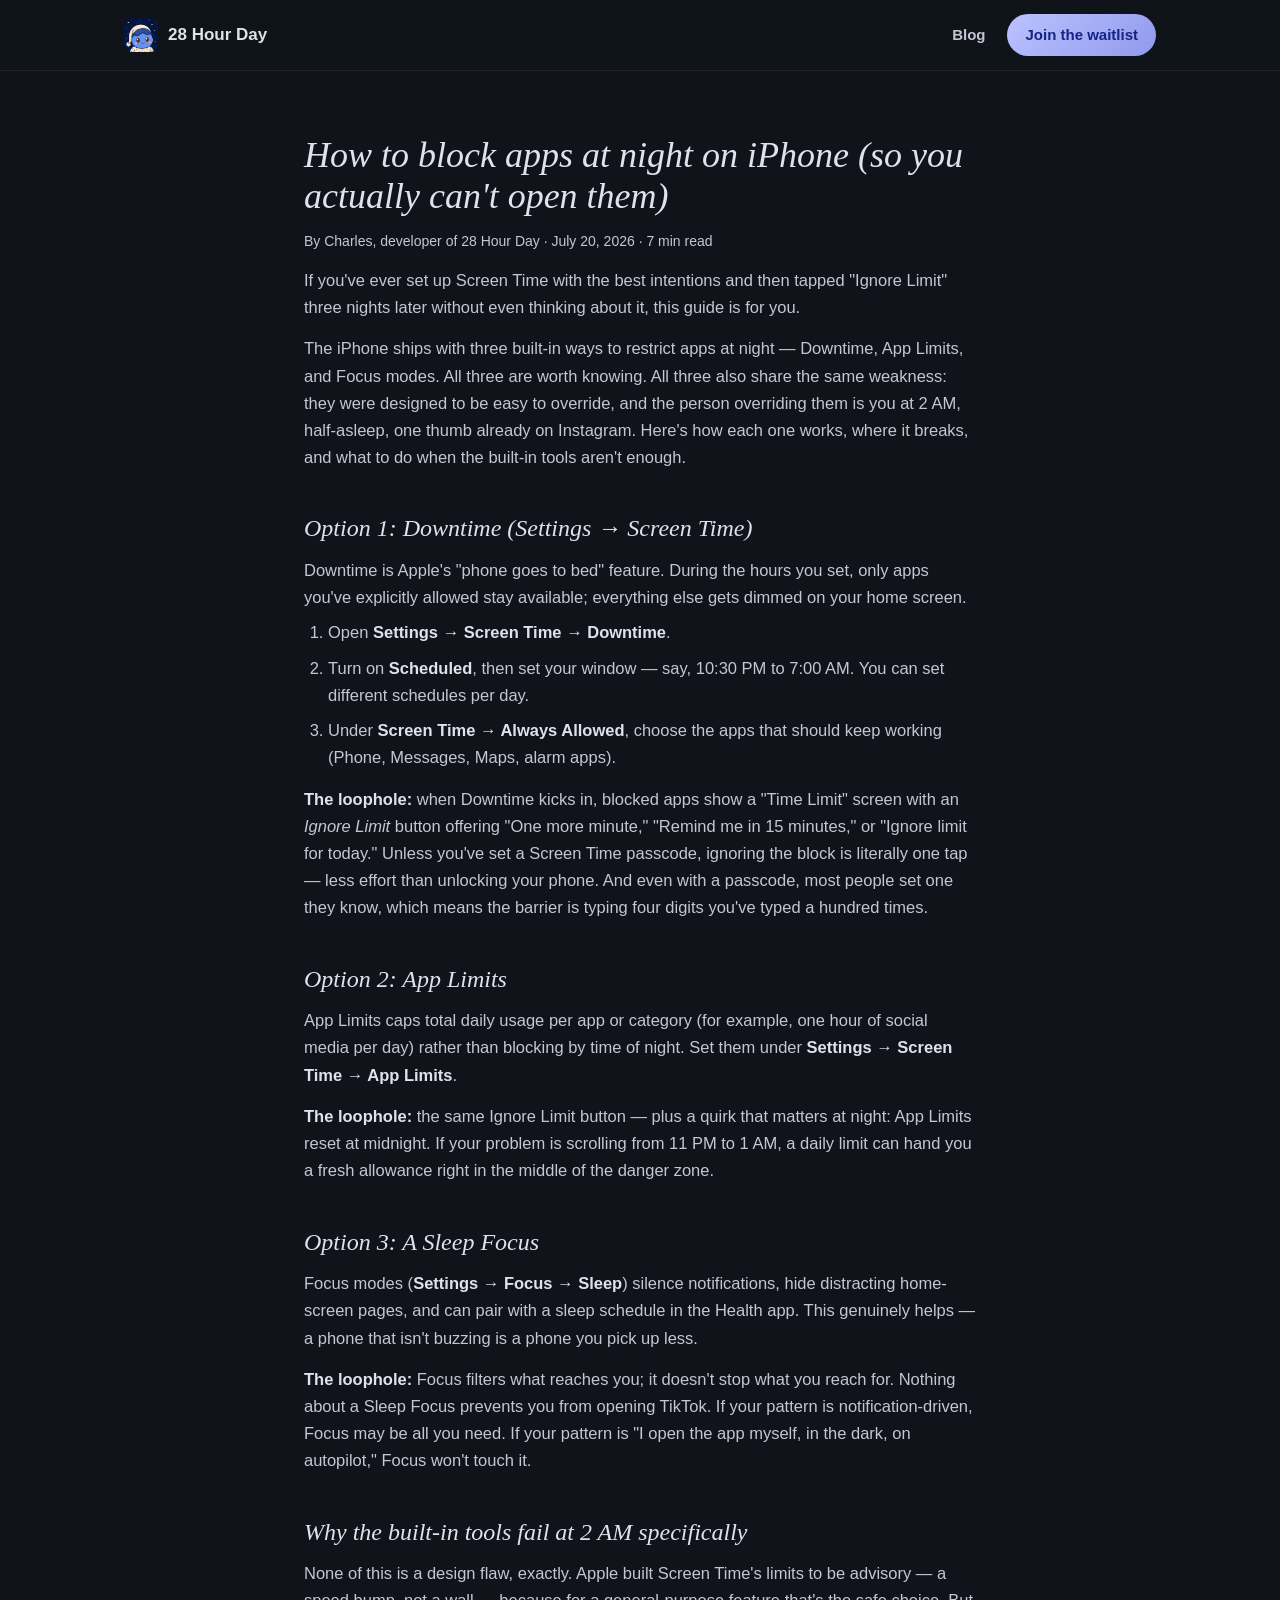
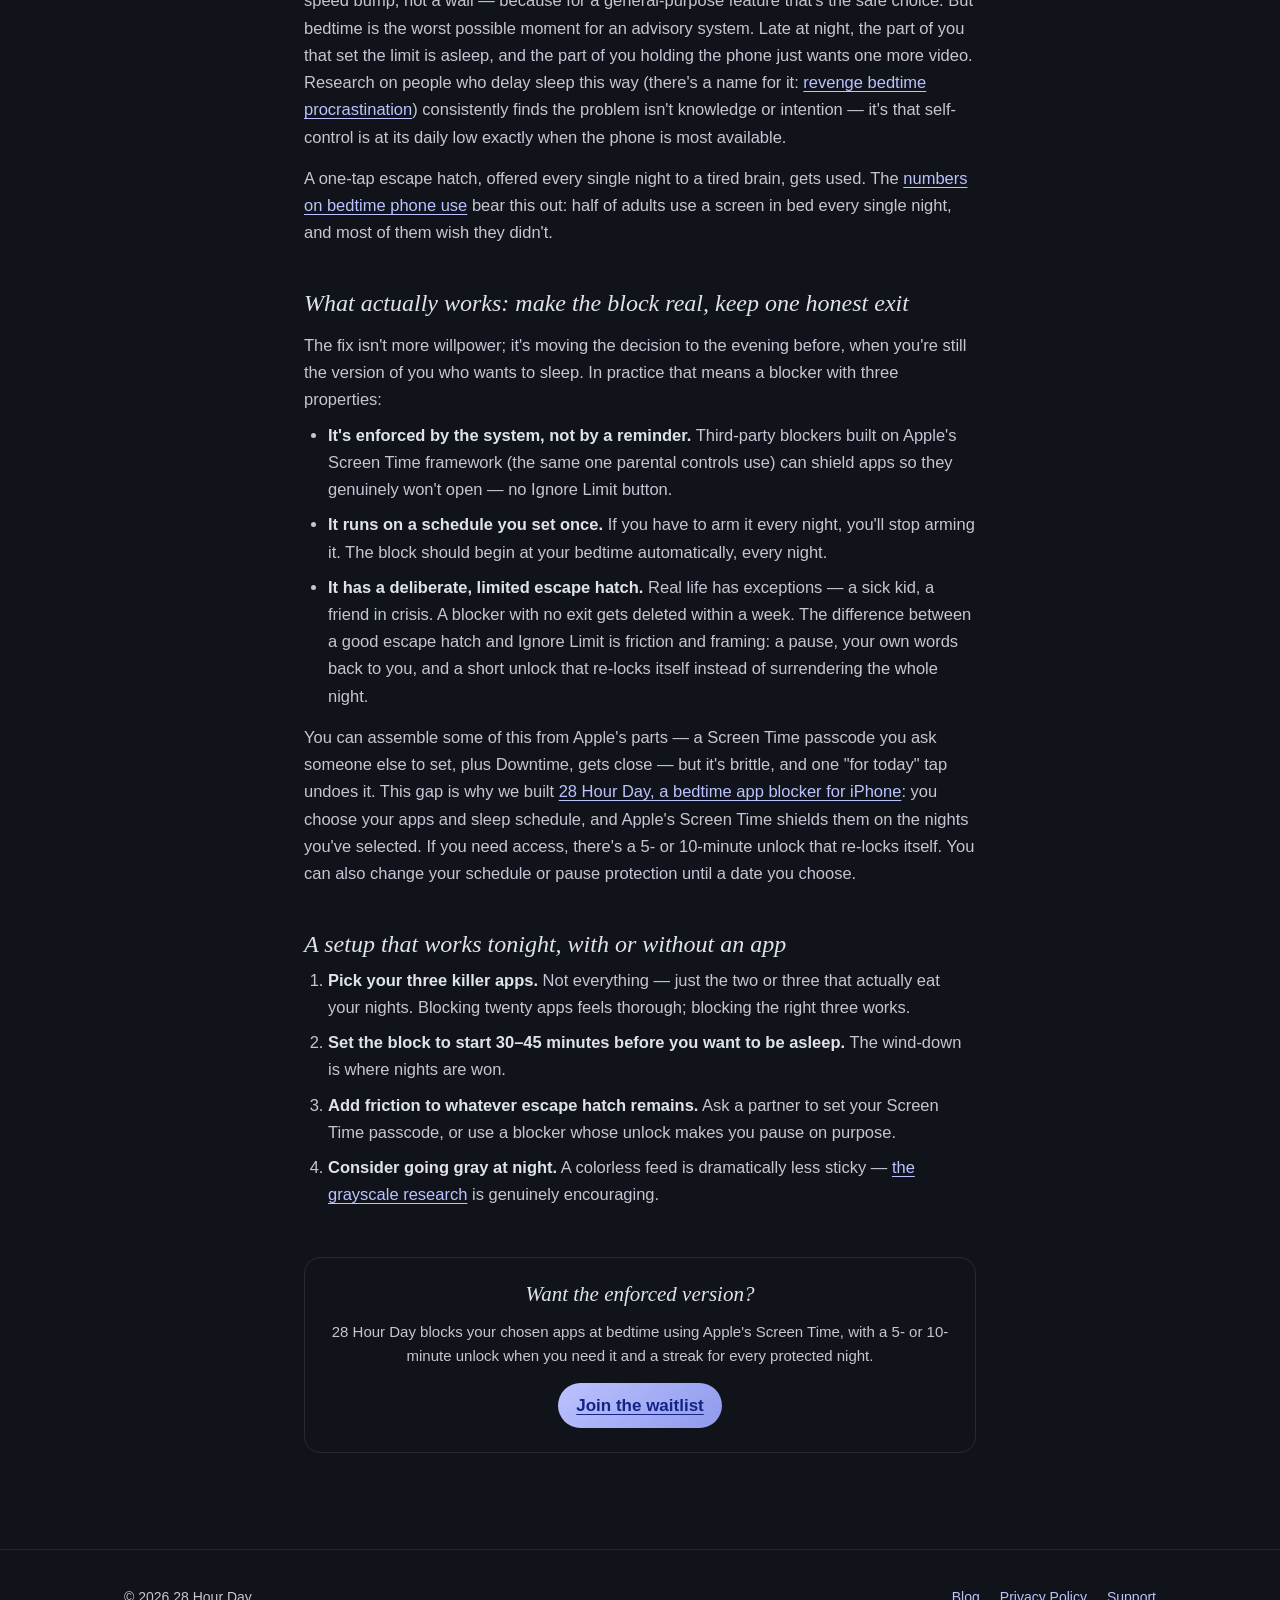
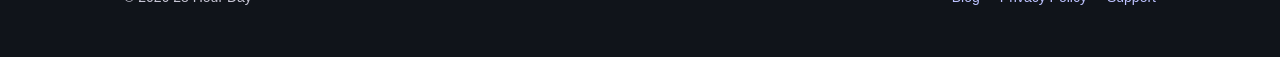
<file: blog/how-to-block-apps-at-night-iphone.html>
<!DOCTYPE html>
<html lang="en">
<head>
  <meta charset="utf-8">
  <meta name="viewport" content="width=device-width, initial-scale=1">
  <title>How to Block Apps at Night on iPhone (So You Actually Can't Open Them)</title>
  <meta name="description" content="Downtime, App Limits, and Focus modes all have a 2 AM loophole. Here's how each built-in iPhone tool works, where it breaks, and how to block apps at night for real.">
  <link rel="canonical" href="https://28hourday.com/blog/how-to-block-apps-at-night-iphone.html">
  <meta property="og:type" content="article">
  <meta property="og:site_name" content="28 Hour Day">
  <meta property="og:url" content="https://28hourday.com/blog/how-to-block-apps-at-night-iphone.html">
  <meta property="og:title" content="How to Block Apps at Night on iPhone (So You Actually Can't Open Them)">
  <meta property="og:description" content="Downtime, App Limits, and Focus modes all have a 2 AM loophole. Here's what actually blocks apps at bedtime.">
  <meta property="og:image" content="https://28hourday.com/assets/blu-hero.png">
  <meta name="twitter:card" content="summary_large_image">
  <link rel="icon" type="image/png" href="../assets/favicon.png">
  <link rel="stylesheet" href="../styles.css">
  <script type="application/ld+json">
  {
    "@context": "https://schema.org",
    "@type": "BlogPosting",
    "headline": "How to Block Apps at Night on iPhone (So You Actually Can't Open Them)",
    "description": "Downtime, App Limits, and Focus modes all have a 2 AM loophole. Here's how each built-in iPhone tool works, where it breaks, and how to block apps at night for real.",
    "datePublished": "2026-07-20",
    "dateModified": "2026-10-09",
    "author": { "@type": "Person", "name": "Charles", "description": "Developer of 28 Hour Day, a bedtime app blocker for iPhone." },
    "publisher": { "@id": "https://28hourday.com/#org" },
    "mainEntityOfPage": "https://28hourday.com/blog/how-to-block-apps-at-night-iphone.html",
    "image": "https://28hourday.com/assets/blu-hero.png"
  }
  </script>
</head>
<body>

<header class="site">
  <div class="wrap">
    <a class="brand" href="../index.html">
      <img src="../assets/app-icon.png" alt="28 Hour Day app icon">
      28 Hour Day
    </a>
    <nav class="site-nav">
      <a href="index.html" class="hide-mobile">Blog</a>
      <a href="../index.html#get" class="nav-cta">Join the waitlist</a>
    </nav>
  </div>
</header>

<main class="post">
  <h1>How to block apps at night on iPhone (so you actually can't open them)</h1>
  <p class="byline">By Charles, developer of 28 Hour Day · July 20, 2026 · 7 min read</p>

  <p>If you've ever set up Screen Time with the best intentions and then tapped "Ignore Limit" three nights later without even thinking about it, this guide is for you.</p>
  <p>The iPhone ships with three built-in ways to restrict apps at night — Downtime, App Limits, and Focus modes. All three are worth knowing. All three also share the same weakness: they were designed to be easy to override, and the person overriding them is you at 2 AM, half-asleep, one thumb already on Instagram. Here's how each one works, where it breaks, and what to do when the built-in tools aren't enough.</p>

  <h2>Option 1: Downtime (Settings → Screen Time)</h2>
  <p>Downtime is Apple's "phone goes to bed" feature. During the hours you set, only apps you've explicitly allowed stay available; everything else gets dimmed on your home screen.</p>
  <ol>
    <li>Open <strong>Settings → Screen Time → Downtime</strong>.</li>
    <li>Turn on <strong>Scheduled</strong>, then set your window — say, 10:30 PM to 7:00 AM. You can set different schedules per day.</li>
    <li>Under <strong>Screen Time → Always Allowed</strong>, choose the apps that should keep working (Phone, Messages, Maps, alarm apps).</li>
  </ol>
  <p><strong>The loophole:</strong> when Downtime kicks in, blocked apps show a "Time Limit" screen with an <em>Ignore Limit</em> button offering "One more minute," "Remind me in 15 minutes," or "Ignore limit for today." Unless you've set a Screen Time passcode, ignoring the block is literally one tap — less effort than unlocking your phone. And even with a passcode, most people set one they know, which means the barrier is typing four digits you've typed a hundred times.</p>

  <h2>Option 2: App Limits</h2>
  <p>App Limits caps total daily usage per app or category (for example, one hour of social media per day) rather than blocking by time of night. Set them under <strong>Settings → Screen Time → App Limits</strong>.</p>
  <p><strong>The loophole:</strong> the same Ignore Limit button — plus a quirk that matters at night: App Limits reset at midnight. If your problem is scrolling from 11 PM to 1 AM, a daily limit can hand you a fresh allowance right in the middle of the danger zone.</p>

  <h2>Option 3: A Sleep Focus</h2>
  <p>Focus modes (<strong>Settings → Focus → Sleep</strong>) silence notifications, hide distracting home-screen pages, and can pair with a sleep schedule in the Health app. This genuinely helps — a phone that isn't buzzing is a phone you pick up less.</p>
  <p><strong>The loophole:</strong> Focus filters what reaches you; it doesn't stop what you reach for. Nothing about a Sleep Focus prevents you from opening TikTok. If your pattern is notification-driven, Focus may be all you need. If your pattern is "I open the app myself, in the dark, on autopilot," Focus won't touch it.</p>

  <h2>Why the built-in tools fail at 2 AM specifically</h2>
  <p>None of this is a design flaw, exactly. Apple built Screen Time's limits to be advisory — a speed bump, not a wall — because for a general-purpose feature that's the safe choice. But bedtime is the worst possible moment for an advisory system. Late at night, the part of you that set the limit is asleep, and the part of you holding the phone just wants one more video. Research on people who delay sleep this way (there's a name for it: <a href="revenge-bedtime-procrastination.html">revenge bedtime procrastination</a>) consistently finds the problem isn't knowledge or intention — it's that self-control is at its daily low exactly when the phone is most available.</p>
  <p>A one-tap escape hatch, offered every single night to a tired brain, gets used. The <a href="phone-in-bed-statistics.html">numbers on bedtime phone use</a> bear this out: half of adults use a screen in bed every single night, and most of them wish they didn't.</p>

  <h2>What actually works: make the block real, keep one honest exit</h2>
  <p>The fix isn't more willpower; it's moving the decision to the evening before, when you're still the version of you who wants to sleep. In practice that means a blocker with three properties:</p>
  <ul>
    <li><strong>It's enforced by the system, not by a reminder.</strong> Third-party blockers built on Apple's Screen Time framework (the same one parental controls use) can shield apps so they genuinely won't open — no Ignore Limit button.</li>
    <li><strong>It runs on a schedule you set once.</strong> If you have to arm it every night, you'll stop arming it. The block should begin at your bedtime automatically, every night.</li>
    <li><strong>It has a deliberate, limited escape hatch.</strong> Real life has exceptions — a sick kid, a friend in crisis. A blocker with no exit gets deleted within a week. The difference between a good escape hatch and Ignore Limit is friction and framing: a pause, your own words back to you, and a short unlock that re-locks itself instead of surrendering the whole night.</li>
  </ul>
  <p>You can assemble some of this from Apple's parts — a Screen Time passcode you ask someone else to set, plus Downtime, gets close — but it's brittle, and one "for today" tap undoes it. This gap is why we built <a href="../index.html">28 Hour Day, a bedtime app blocker for iPhone</a>: you choose your apps and sleep schedule, and Apple's Screen Time shields them on the nights you've selected. If you need access, there's a 5- or 10-minute unlock that re-locks itself. You can also change your schedule or pause protection until a date you choose.</p>

  <h2>A setup that works tonight, with or without an app</h2>
  <ol>
    <li><strong>Pick your three killer apps.</strong> Not everything — just the two or three that actually eat your nights. Blocking twenty apps feels thorough; blocking the right three works.</li>
    <li><strong>Set the block to start 30–45 minutes before you want to be asleep.</strong> The wind-down is where nights are won.</li>
    <li><strong>Add friction to whatever escape hatch remains.</strong> Ask a partner to set your Screen Time passcode, or use a blocker whose unlock makes you pause on purpose.</li>
    <li><strong>Consider going gray at night.</strong> A colorless feed is dramatically less sticky — <a href="does-grayscale-reduce-screen-time.html">the grayscale research</a> is genuinely encouraging.</li>
  </ol>

  <div class="post-cta">
    <h2>Want the enforced version?</h2>
    <p>28 Hour Day blocks your chosen apps at bedtime using Apple's Screen Time, with a 5- or 10-minute unlock when you need it and a streak for every protected night.</p>
    <a class="nav-cta" href="../index.html#get">Join the waitlist</a>
  </div>
</main>

<footer class="site">
  <div class="wrap">
    <span>© 2026 28 Hour Day</span>
    <nav>
      <a href="index.html">Blog</a>
      <a href="../privacy.html">Privacy Policy</a>
      <a href="../support.html">Support</a>
    </nav>
  </div>
</footer>

</body>
</html>
</file>
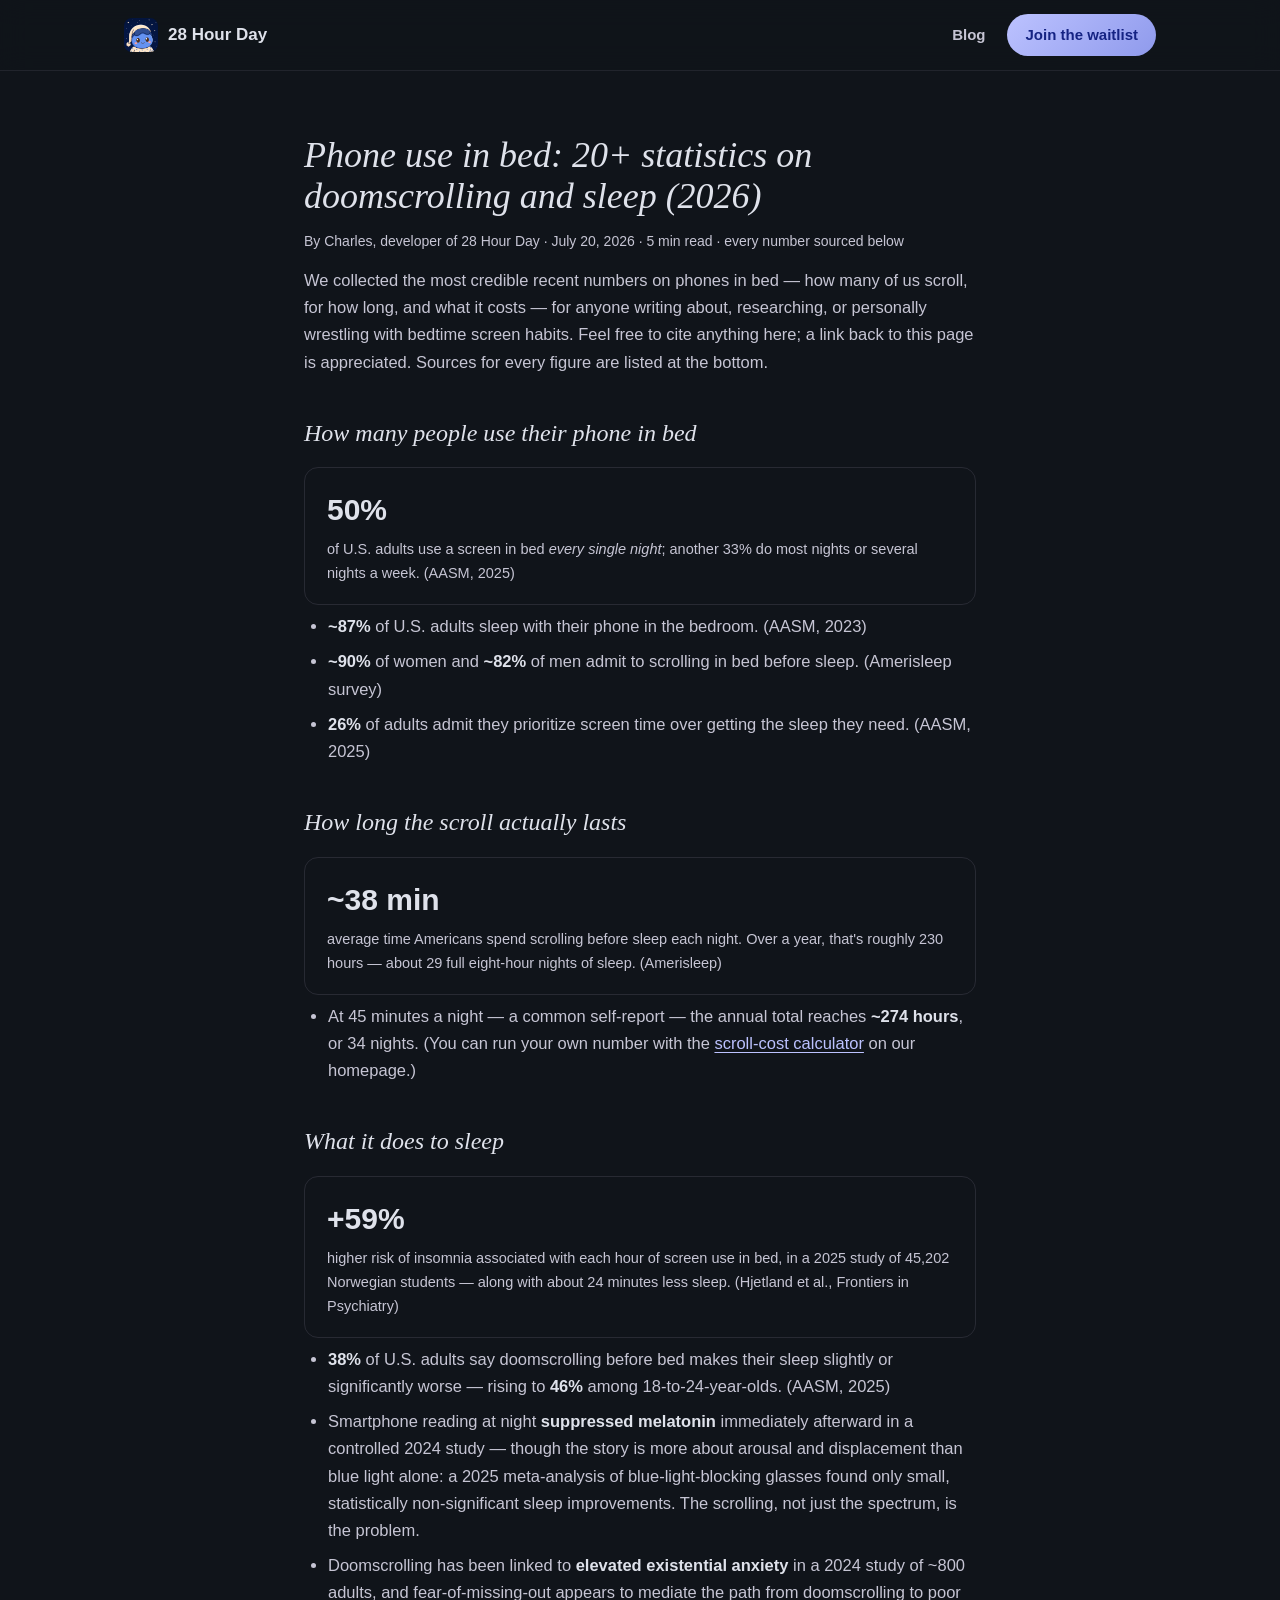
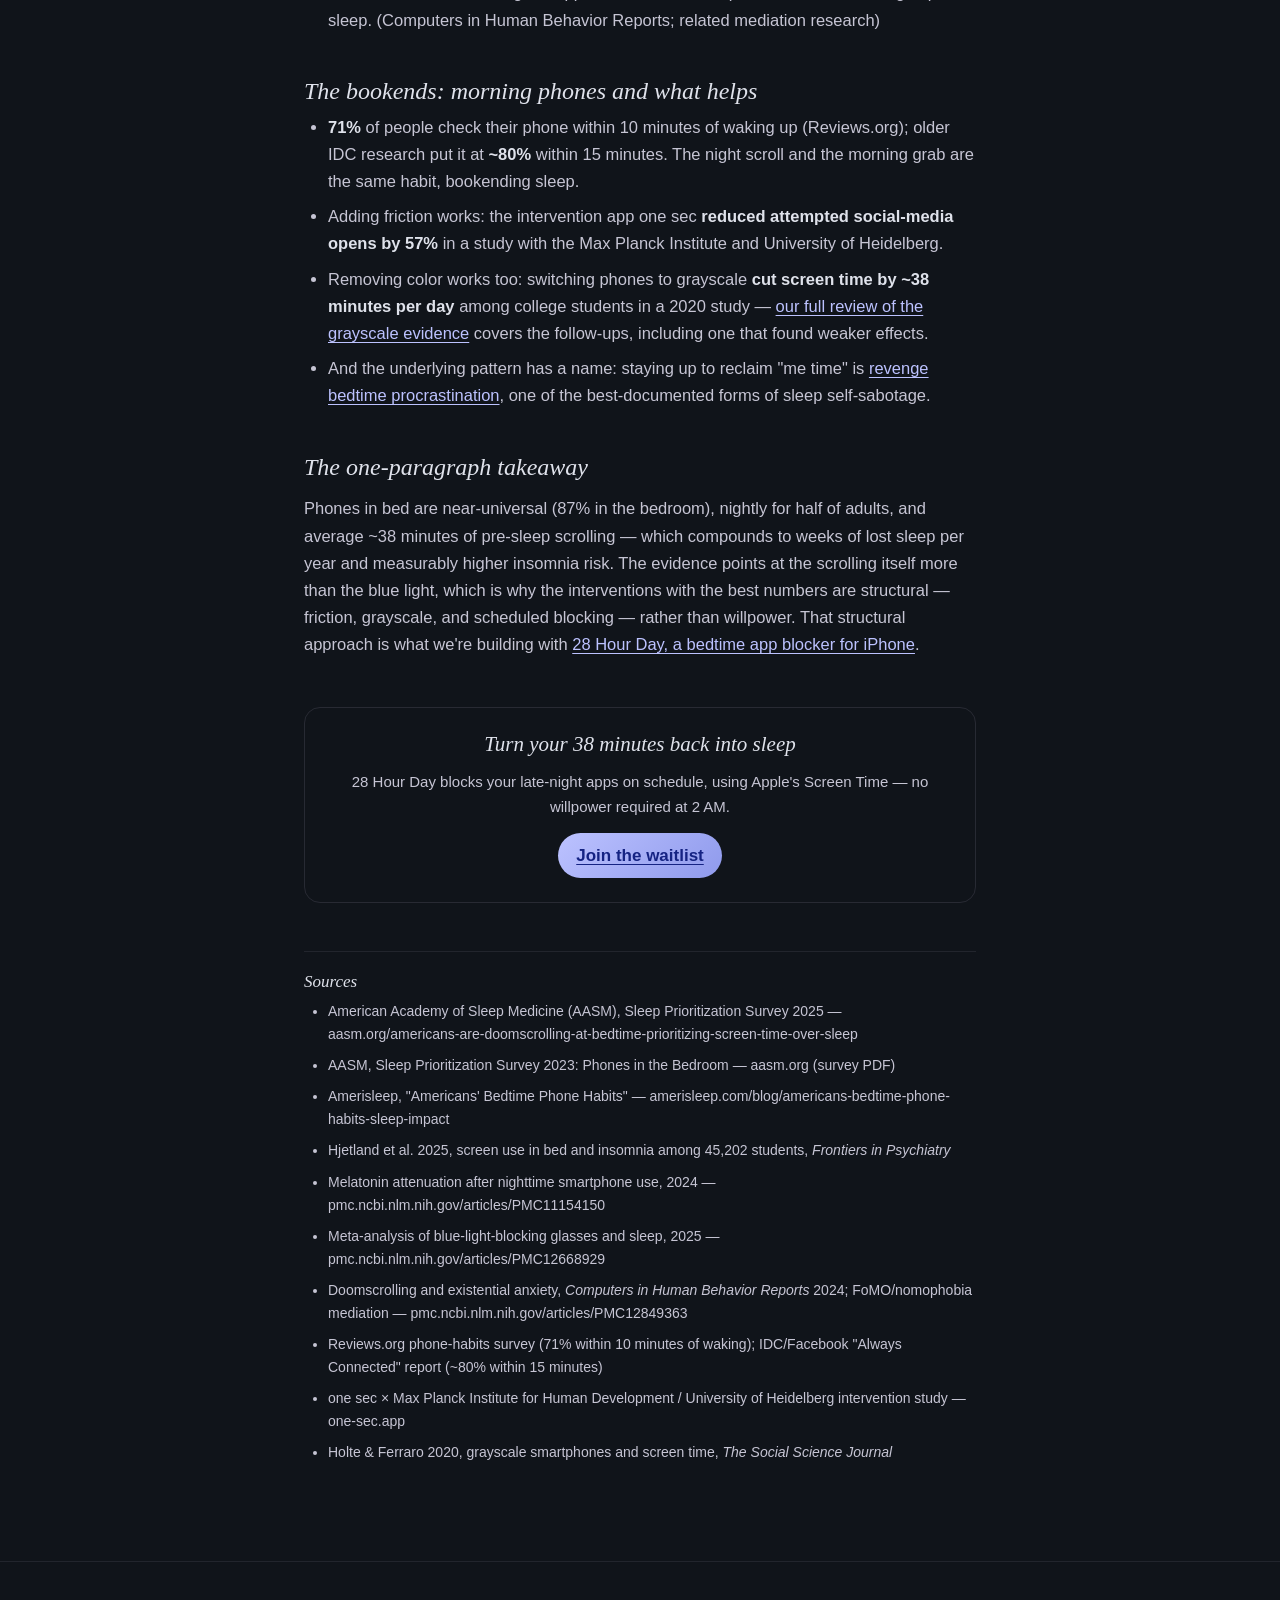
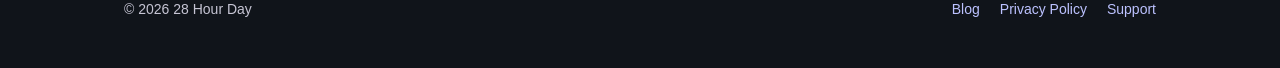
<file: blog/phone-in-bed-statistics.html>
<!DOCTYPE html>
<html lang="en">
<head>
  <meta charset="utf-8">
  <meta name="viewport" content="width=device-width, initial-scale=1">
  <title>Phone Use in Bed: 20+ Statistics on Doomscrolling and Sleep (2026)</title>
  <meta name="description" content="How many people scroll in bed, for how long, and what it does to sleep — 20+ statistics with sources, from AASM surveys to a 45,000-person insomnia study.">
  <link rel="canonical" href="https://28hourday.com/blog/phone-in-bed-statistics.html">
  <meta property="og:type" content="article">
  <meta property="og:site_name" content="28 Hour Day">
  <meta property="og:url" content="https://28hourday.com/blog/phone-in-bed-statistics.html">
  <meta property="og:title" content="Phone Use in Bed: 20+ Statistics on Doomscrolling and Sleep (2026)">
  <meta property="og:description" content="How many people scroll in bed, for how long, and what it does to sleep — every number sourced.">
  <meta property="og:image" content="https://28hourday.com/assets/blu-asleep.png">
  <meta name="twitter:card" content="summary_large_image">
  <link rel="icon" type="image/png" href="../assets/favicon.png">
  <link rel="stylesheet" href="../styles.css">
  <script type="application/ld+json">
  {
    "@context": "https://schema.org",
    "@type": "BlogPosting",
    "headline": "Phone Use in Bed: 20+ Statistics on Doomscrolling and Sleep (2026)",
    "description": "How many people scroll in bed, for how long, and what it does to sleep — 20+ statistics with sources, from AASM surveys to a 45,000-person insomnia study.",
    "datePublished": "2026-07-20",
    "dateModified": "2026-07-20",
    "author": { "@type": "Person", "name": "Charles", "description": "Developer of 28 Hour Day, a bedtime app blocker for iPhone." },
    "publisher": { "@id": "https://28hourday.com/#org" },
    "mainEntityOfPage": "https://28hourday.com/blog/phone-in-bed-statistics.html",
    "image": "https://28hourday.com/assets/blu-asleep.png"
  }
  </script>
</head>
<body>

<header class="site">
  <div class="wrap">
    <a class="brand" href="../index.html">
      <img src="../assets/app-icon.png" alt="28 Hour Day app icon">
      28 Hour Day
    </a>
    <nav class="site-nav">
      <a href="index.html" class="hide-mobile">Blog</a>
      <a href="../index.html#get" class="nav-cta">Join the waitlist</a>
    </nav>
  </div>
</header>

<main class="post">
  <h1>Phone use in bed: 20+ statistics on doomscrolling and sleep (2026)</h1>
  <p class="byline">By Charles, developer of 28 Hour Day · July 20, 2026 · 5 min read · every number sourced below</p>

  <p>We collected the most credible recent numbers on phones in bed — how many of us scroll, for how long, and what it costs — for anyone writing about, researching, or personally wrestling with bedtime screen habits. Feel free to cite anything here; a link back to this page is appreciated. Sources for every figure are listed at the bottom.</p>

  <h2>How many people use their phone in bed</h2>
  <div class="stat-callout">
    <div class="big-stat">50%</div>
    <p>of U.S. adults use a screen in bed <em>every single night</em>; another 33% do most nights or several nights a week. (AASM, 2025)</p>
  </div>
  <ul>
    <li><strong>~87%</strong> of U.S. adults sleep with their phone in the bedroom. (AASM, 2023)</li>
    <li><strong>~90%</strong> of women and <strong>~82%</strong> of men admit to scrolling in bed before sleep. (Amerisleep survey)</li>
    <li><strong>26%</strong> of adults admit they prioritize screen time over getting the sleep they need. (AASM, 2025)</li>
  </ul>

  <h2>How long the scroll actually lasts</h2>
  <div class="stat-callout">
    <div class="big-stat">~38 min</div>
    <p>average time Americans spend scrolling before sleep each night. Over a year, that's roughly 230 hours — about 29 full eight-hour nights of sleep. (Amerisleep)</p>
  </div>
  <ul>
    <li>At 45 minutes a night — a common self-report — the annual total reaches <strong>~274 hours</strong>, or 34 nights. (You can run your own number with the <a href="../index.html#cost">scroll-cost calculator</a> on our homepage.)</li>
  </ul>

  <h2>What it does to sleep</h2>
  <div class="stat-callout">
    <div class="big-stat">+59%</div>
    <p>higher risk of insomnia associated with each hour of screen use in bed, in a 2025 study of 45,202 Norwegian students — along with about 24 minutes less sleep. (Hjetland et al., Frontiers in Psychiatry)</p>
  </div>
  <ul>
    <li><strong>38%</strong> of U.S. adults say doomscrolling before bed makes their sleep slightly or significantly worse — rising to <strong>46%</strong> among 18-to-24-year-olds. (AASM, 2025)</li>
    <li>Smartphone reading at night <strong>suppressed melatonin</strong> immediately afterward in a controlled 2024 study — though the story is more about arousal and displacement than blue light alone: a 2025 meta-analysis of blue-light-blocking glasses found only small, statistically non-significant sleep improvements. The scrolling, not just the spectrum, is the problem.</li>
    <li>Doomscrolling has been linked to <strong>elevated existential anxiety</strong> in a 2024 study of ~800 adults, and fear-of-missing-out appears to mediate the path from doomscrolling to poor sleep. (Computers in Human Behavior Reports; related mediation research)</li>
  </ul>

  <h2>The bookends: morning phones and what helps</h2>
  <ul>
    <li><strong>71%</strong> of people check their phone within 10 minutes of waking up (Reviews.org); older IDC research put it at <strong>~80%</strong> within 15 minutes. The night scroll and the morning grab are the same habit, bookending sleep.</li>
    <li>Adding friction works: the intervention app one sec <strong>reduced attempted social-media opens by 57%</strong> in a study with the Max Planck Institute and University of Heidelberg.</li>
    <li>Removing color works too: switching phones to grayscale <strong>cut screen time by ~38 minutes per day</strong> among college students in a 2020 study — <a href="does-grayscale-reduce-screen-time.html">our full review of the grayscale evidence</a> covers the follow-ups, including one that found weaker effects.</li>
    <li>And the underlying pattern has a name: staying up to reclaim "me time" is <a href="revenge-bedtime-procrastination.html">revenge bedtime procrastination</a>, one of the best-documented forms of sleep self-sabotage.</li>
  </ul>

  <h2>The one-paragraph takeaway</h2>
  <p>Phones in bed are near-universal (87% in the bedroom), nightly for half of adults, and average ~38 minutes of pre-sleep scrolling — which compounds to weeks of lost sleep per year and measurably higher insomnia risk. The evidence points at the scrolling itself more than the blue light, which is why the interventions with the best numbers are structural — friction, grayscale, and scheduled blocking — rather than willpower. That structural approach is what we're building with <a href="../index.html">28 Hour Day, a bedtime app blocker for iPhone</a>.</p>

  <div class="post-cta">
    <h2>Turn your 38 minutes back into sleep</h2>
    <p>28 Hour Day blocks your late-night apps on schedule, using Apple's Screen Time — no willpower required at 2 AM.</p>
    <a class="nav-cta" href="../index.html#get">Join the waitlist</a>
  </div>

  <div class="sources">
    <h2>Sources</h2>
    <ul>
      <li>American Academy of Sleep Medicine (AASM), Sleep Prioritization Survey 2025 — aasm.org/americans-are-doomscrolling-at-bedtime-prioritizing-screen-time-over-sleep</li>
      <li>AASM, Sleep Prioritization Survey 2023: Phones in the Bedroom — aasm.org (survey PDF)</li>
      <li>Amerisleep, "Americans' Bedtime Phone Habits" — amerisleep.com/blog/americans-bedtime-phone-habits-sleep-impact</li>
      <li>Hjetland et al. 2025, screen use in bed and insomnia among 45,202 students, <em>Frontiers in Psychiatry</em></li>
      <li>Melatonin attenuation after nighttime smartphone use, 2024 — pmc.ncbi.nlm.nih.gov/articles/PMC11154150</li>
      <li>Meta-analysis of blue-light-blocking glasses and sleep, 2025 — pmc.ncbi.nlm.nih.gov/articles/PMC12668929</li>
      <li>Doomscrolling and existential anxiety, <em>Computers in Human Behavior Reports</em> 2024; FoMO/nomophobia mediation — pmc.ncbi.nlm.nih.gov/articles/PMC12849363</li>
      <li>Reviews.org phone-habits survey (71% within 10 minutes of waking); IDC/Facebook "Always Connected" report (~80% within 15 minutes)</li>
      <li>one sec × Max Planck Institute for Human Development / University of Heidelberg intervention study — one-sec.app</li>
      <li>Holte &amp; Ferraro 2020, grayscale smartphones and screen time, <em>The Social Science Journal</em></li>
    </ul>
  </div>
</main>

<footer class="site">
  <div class="wrap">
    <span>© 2026 28 Hour Day</span>
    <nav>
      <a href="index.html">Blog</a>
      <a href="../privacy.html">Privacy Policy</a>
      <a href="../support.html">Support</a>
    </nav>
  </div>
</footer>

</body>
</html>
</file>
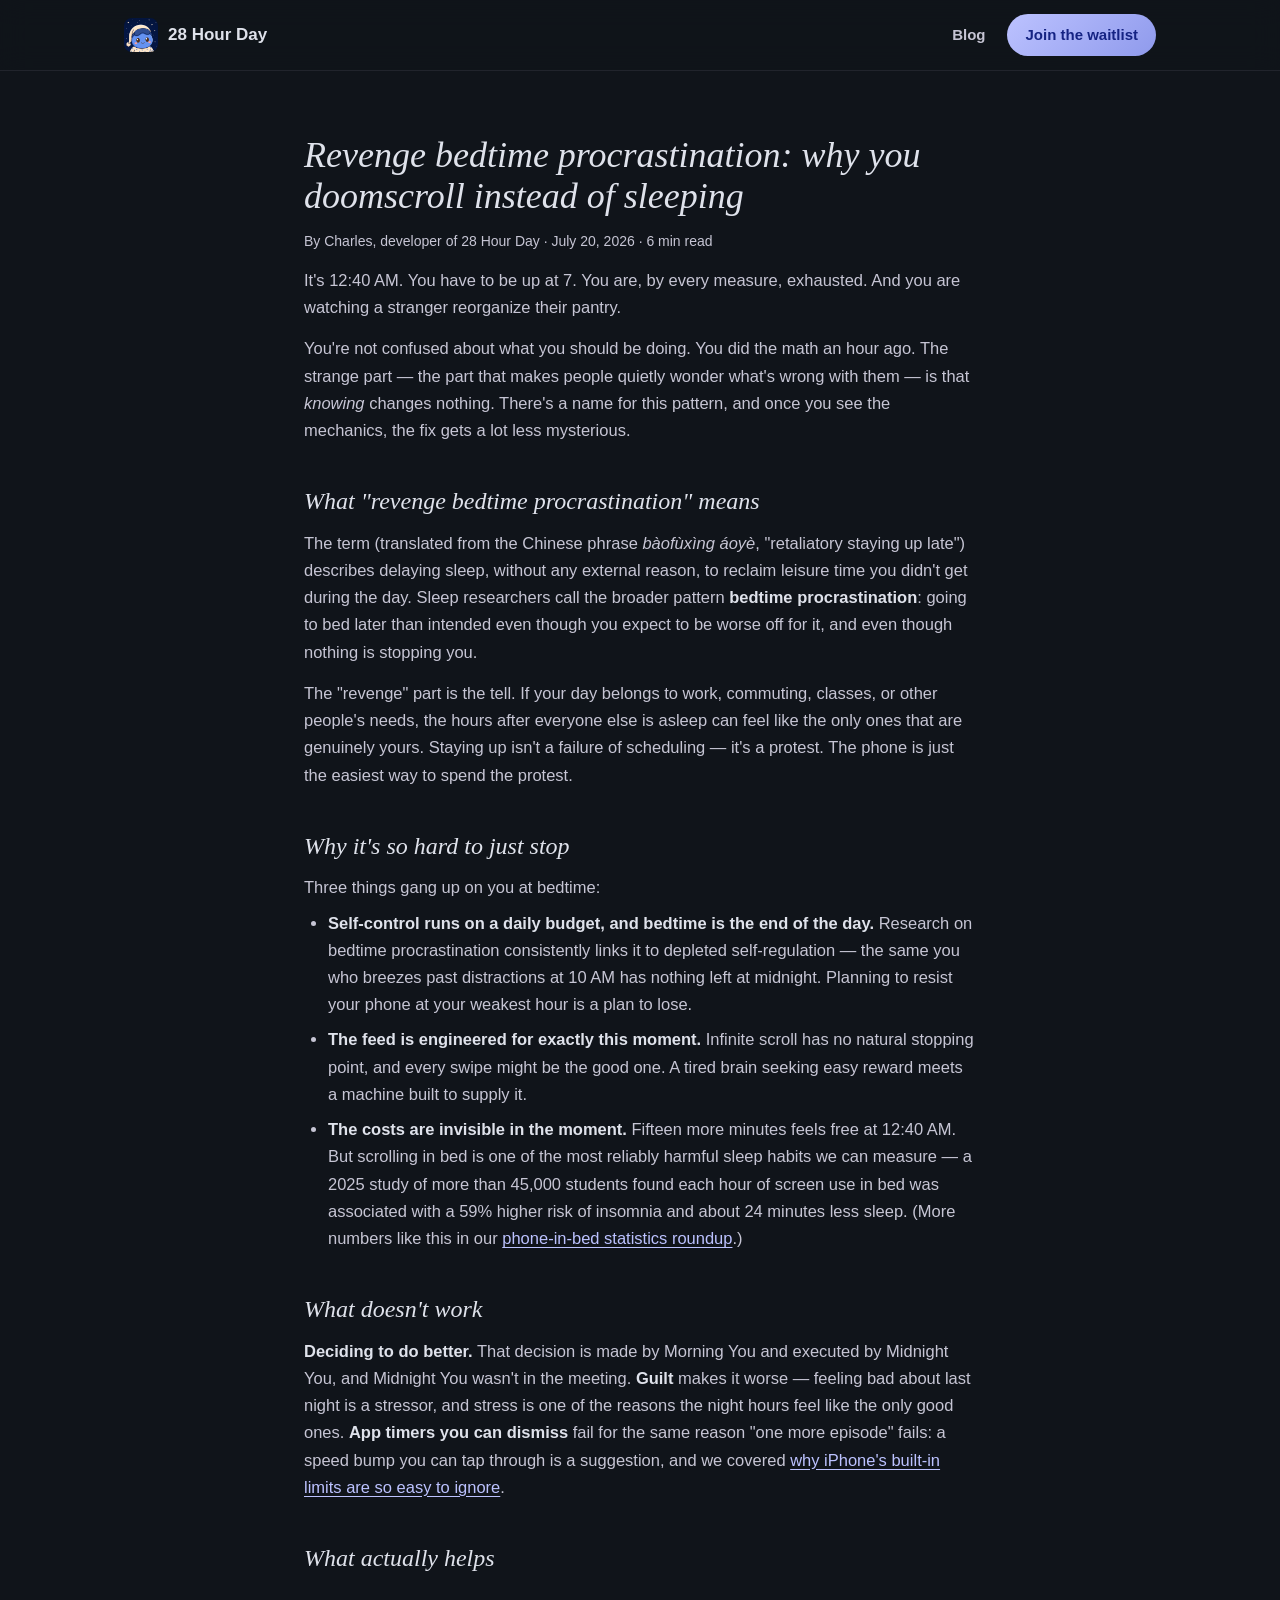
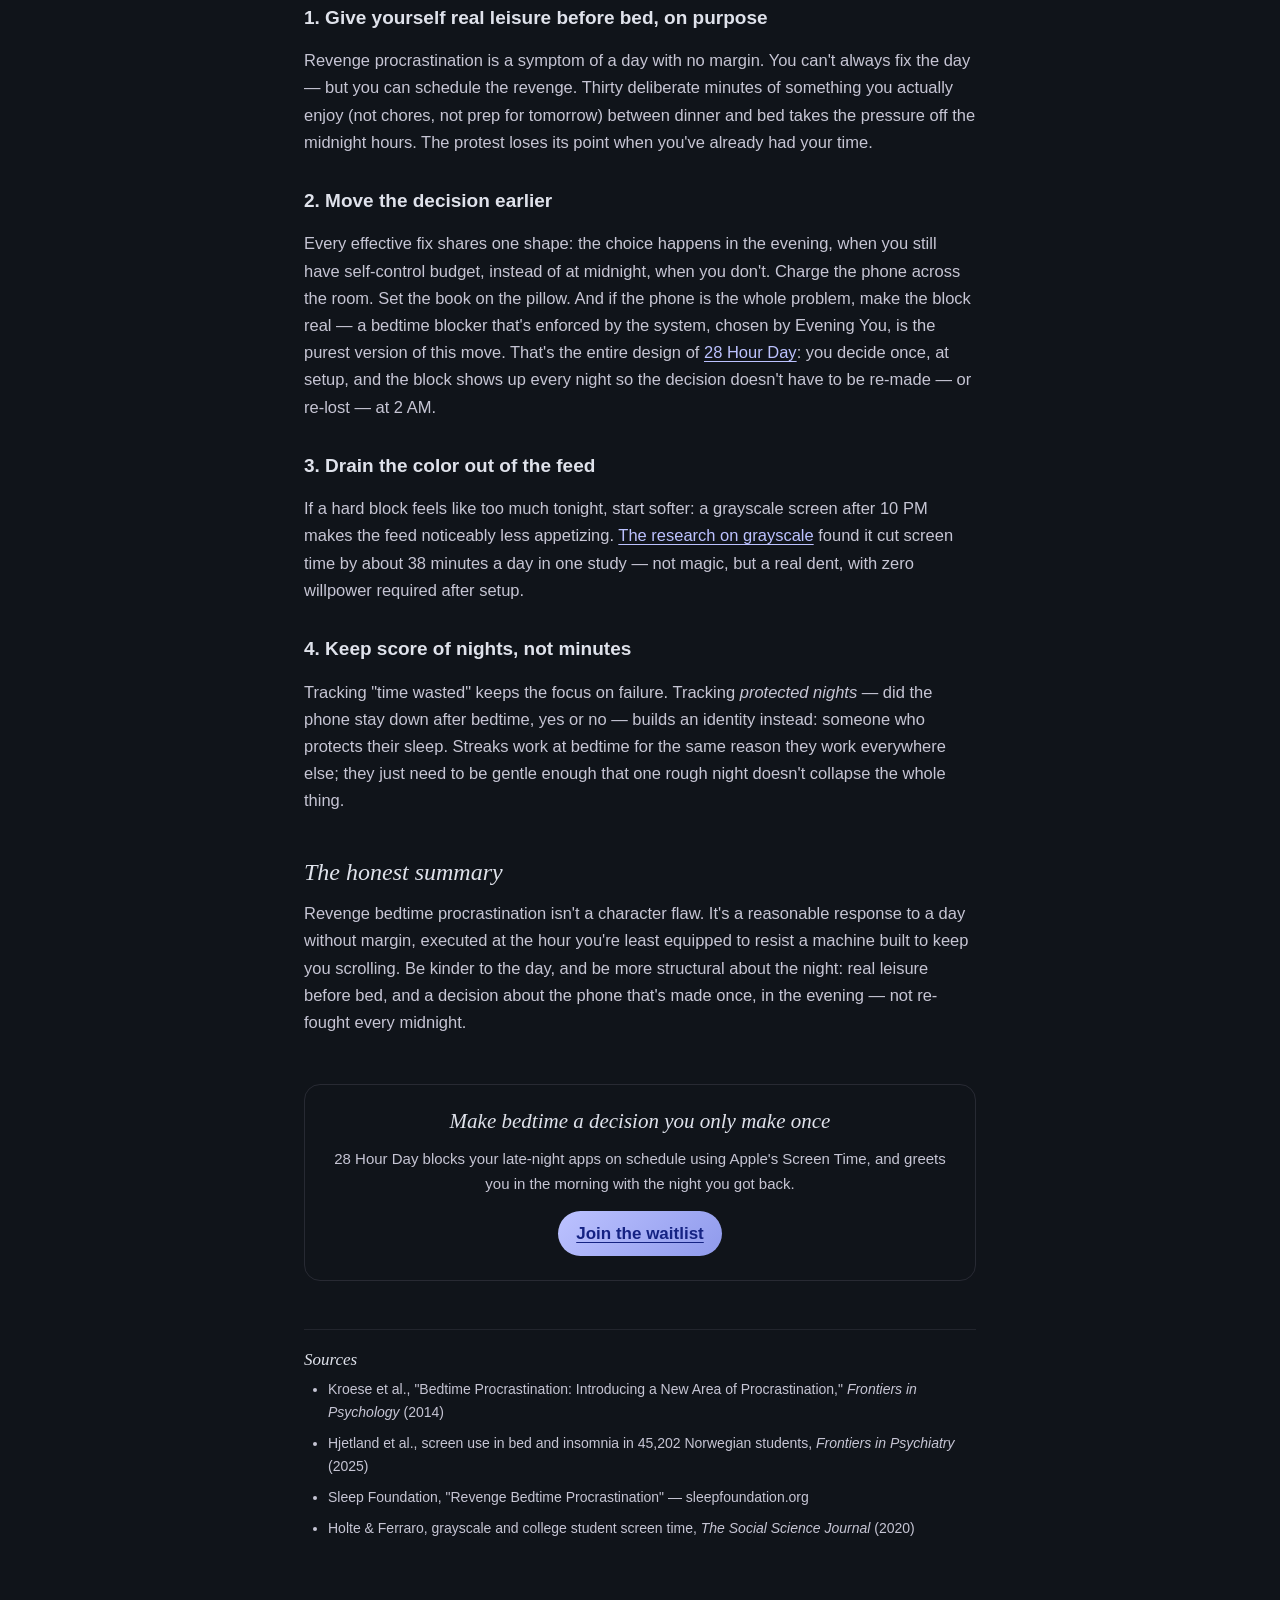
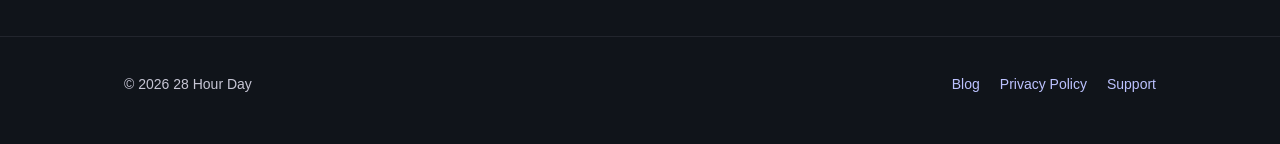
<file: blog/revenge-bedtime-procrastination.html>
<!DOCTYPE html>
<html lang="en">
<head>
  <meta charset="utf-8">
  <meta name="viewport" content="width=device-width, initial-scale=1">
  <title>Revenge Bedtime Procrastination: Why You Doomscroll Instead of Sleeping</title>
  <meta name="description" content="You're exhausted, you know you should sleep, and you're still scrolling. Revenge bedtime procrastination explained — and a fix that doesn't rely on 2 AM willpower.">
  <link rel="canonical" href="https://28hourday.com/blog/revenge-bedtime-procrastination.html">
  <meta property="og:type" content="article">
  <meta property="og:site_name" content="28 Hour Day">
  <meta property="og:url" content="https://28hourday.com/blog/revenge-bedtime-procrastination.html">
  <meta property="og:title" content="Revenge Bedtime Procrastination: Why You Doomscroll Instead of Sleeping">
  <meta property="og:description" content="You're exhausted, you know you should sleep, and you're still scrolling. There's a name for that — and a fix that doesn't rely on willpower.">
  <meta property="og:image" content="https://28hourday.com/assets/blu-tired.png">
  <meta name="twitter:card" content="summary_large_image">
  <link rel="icon" type="image/png" href="../assets/favicon.png">
  <link rel="stylesheet" href="../styles.css">
  <script type="application/ld+json">
  {
    "@context": "https://schema.org",
    "@type": "BlogPosting",
    "headline": "Revenge Bedtime Procrastination: Why You Doomscroll Instead of Sleeping",
    "description": "You're exhausted, you know you should sleep, and you're still scrolling. Revenge bedtime procrastination explained — and a fix that doesn't rely on 2 AM willpower.",
    "datePublished": "2026-07-20",
    "dateModified": "2026-07-20",
    "author": { "@type": "Person", "name": "Charles", "description": "Developer of 28 Hour Day, a bedtime app blocker for iPhone." },
    "publisher": { "@id": "https://28hourday.com/#org" },
    "mainEntityOfPage": "https://28hourday.com/blog/revenge-bedtime-procrastination.html",
    "image": "https://28hourday.com/assets/blu-tired.png"
  }
  </script>
</head>
<body>

<header class="site">
  <div class="wrap">
    <a class="brand" href="../index.html">
      <img src="../assets/app-icon.png" alt="28 Hour Day app icon">
      28 Hour Day
    </a>
    <nav class="site-nav">
      <a href="index.html" class="hide-mobile">Blog</a>
      <a href="../index.html#get" class="nav-cta">Join the waitlist</a>
    </nav>
  </div>
</header>

<main class="post">
  <h1>Revenge bedtime procrastination: why you doomscroll instead of sleeping</h1>
  <p class="byline">By Charles, developer of 28 Hour Day · July 20, 2026 · 6 min read</p>

  <p>It's 12:40 AM. You have to be up at 7. You are, by every measure, exhausted. And you are watching a stranger reorganize their pantry.</p>
  <p>You're not confused about what you should be doing. You did the math an hour ago. The strange part — the part that makes people quietly wonder what's wrong with them — is that <em>knowing</em> changes nothing. There's a name for this pattern, and once you see the mechanics, the fix gets a lot less mysterious.</p>

  <h2>What "revenge bedtime procrastination" means</h2>
  <p>The term (translated from the Chinese phrase <em>bàofùxìng áoyè</em>, "retaliatory staying up late") describes delaying sleep, without any external reason, to reclaim leisure time you didn't get during the day. Sleep researchers call the broader pattern <strong>bedtime procrastination</strong>: going to bed later than intended even though you expect to be worse off for it, and even though nothing is stopping you.</p>
  <p>The "revenge" part is the tell. If your day belongs to work, commuting, classes, or other people's needs, the hours after everyone else is asleep can feel like the only ones that are genuinely yours. Staying up isn't a failure of scheduling — it's a protest. The phone is just the easiest way to spend the protest.</p>

  <h2>Why it's so hard to just stop</h2>
  <p>Three things gang up on you at bedtime:</p>
  <ul>
    <li><strong>Self-control runs on a daily budget, and bedtime is the end of the day.</strong> Research on bedtime procrastination consistently links it to depleted self-regulation — the same you who breezes past distractions at 10 AM has nothing left at midnight. Planning to resist your phone at your weakest hour is a plan to lose.</li>
    <li><strong>The feed is engineered for exactly this moment.</strong> Infinite scroll has no natural stopping point, and every swipe might be the good one. A tired brain seeking easy reward meets a machine built to supply it.</li>
    <li><strong>The costs are invisible in the moment.</strong> Fifteen more minutes feels free at 12:40 AM. But scrolling in bed is one of the most reliably harmful sleep habits we can measure — a 2025 study of more than 45,000 students found each hour of screen use in bed was associated with a 59% higher risk of insomnia and about 24 minutes less sleep. (More numbers like this in our <a href="phone-in-bed-statistics.html">phone-in-bed statistics roundup</a>.)</li>
  </ul>

  <h2>What doesn't work</h2>
  <p><strong>Deciding to do better.</strong> That decision is made by Morning You and executed by Midnight You, and Midnight You wasn't in the meeting. <strong>Guilt</strong> makes it worse — feeling bad about last night is a stressor, and stress is one of the reasons the night hours feel like the only good ones. <strong>App timers you can dismiss</strong> fail for the same reason "one more episode" fails: a speed bump you can tap through is a suggestion, and we covered <a href="how-to-block-apps-at-night-iphone.html">why iPhone's built-in limits are so easy to ignore</a>.</p>

  <h2>What actually helps</h2>
  <h3>1. Give yourself real leisure before bed, on purpose</h3>
  <p>Revenge procrastination is a symptom of a day with no margin. You can't always fix the day — but you can schedule the revenge. Thirty deliberate minutes of something you actually enjoy (not chores, not prep for tomorrow) between dinner and bed takes the pressure off the midnight hours. The protest loses its point when you've already had your time.</p>
  <h3>2. Move the decision earlier</h3>
  <p>Every effective fix shares one shape: the choice happens in the evening, when you still have self-control budget, instead of at midnight, when you don't. Charge the phone across the room. Set the book on the pillow. And if the phone is the whole problem, make the block real — a bedtime blocker that's enforced by the system, chosen by Evening You, is the purest version of this move. That's the entire design of <a href="../index.html">28 Hour Day</a>: you decide once, at setup, and the block shows up every night so the decision doesn't have to be re-made — or re-lost — at 2 AM.</p>
  <h3>3. Drain the color out of the feed</h3>
  <p>If a hard block feels like too much tonight, start softer: a grayscale screen after 10 PM makes the feed noticeably less appetizing. <a href="does-grayscale-reduce-screen-time.html">The research on grayscale</a> found it cut screen time by about 38 minutes a day in one study — not magic, but a real dent, with zero willpower required after setup.</p>
  <h3>4. Keep score of nights, not minutes</h3>
  <p>Tracking "time wasted" keeps the focus on failure. Tracking <em>protected nights</em> — did the phone stay down after bedtime, yes or no — builds an identity instead: someone who protects their sleep. Streaks work at bedtime for the same reason they work everywhere else; they just need to be gentle enough that one rough night doesn't collapse the whole thing.</p>

  <h2>The honest summary</h2>
  <p>Revenge bedtime procrastination isn't a character flaw. It's a reasonable response to a day without margin, executed at the hour you're least equipped to resist a machine built to keep you scrolling. Be kinder to the day, and be more structural about the night: real leisure before bed, and a decision about the phone that's made once, in the evening — not re-fought every midnight.</p>

  <div class="post-cta">
    <h2>Make bedtime a decision you only make once</h2>
    <p>28 Hour Day blocks your late-night apps on schedule using Apple's Screen Time, and greets you in the morning with the night you got back.</p>
    <a class="nav-cta" href="../index.html#get">Join the waitlist</a>
  </div>

  <div class="sources">
    <h2>Sources</h2>
    <ul>
      <li>Kroese et al., "Bedtime Procrastination: Introducing a New Area of Procrastination," <em>Frontiers in Psychology</em> (2014)</li>
      <li>Hjetland et al., screen use in bed and insomnia in 45,202 Norwegian students, <em>Frontiers in Psychiatry</em> (2025)</li>
      <li>Sleep Foundation, "Revenge Bedtime Procrastination" — sleepfoundation.org</li>
      <li>Holte &amp; Ferraro, grayscale and college student screen time, <em>The Social Science Journal</em> (2020)</li>
    </ul>
  </div>
</main>

<footer class="site">
  <div class="wrap">
    <span>© 2026 28 Hour Day</span>
    <nav>
      <a href="index.html">Blog</a>
      <a href="../privacy.html">Privacy Policy</a>
      <a href="../support.html">Support</a>
    </nav>
  </div>
</footer>

</body>
</html>
</file>
<file: styles.css>
/* 28 Hour Day — site styles. Palette mirrors the app's celestial tokens. */

:root {
  --surface: #10141A;
  --surface-low: #181C22;
  --surface-card: #1C2026;
  --surface-high: #31353C;
  --primary: #BCC2FF;
  --primary-deep: #142283;
  --on-primary: #152383;
  --text: #DFE2EB;
  --subtext: #C6C5D4;
  --outline: #454652;
  --amber: #FFBA38;
  --serif: "New York", "Iowan Old Style", Georgia, "Times New Roman", serif;
  --rounded: -apple-system, BlinkMacSystemFont, "SF Pro Rounded", "Segoe UI", Roboto, sans-serif;
}

* { margin: 0; padding: 0; box-sizing: border-box; }

html { scroll-behavior: smooth; }

body {
  background: var(--surface);
  color: var(--text);
  font-family: var(--rounded);
  font-size: 17px;
  line-height: 1.6;
  -webkit-font-smoothing: antialiased;
}

a { color: var(--primary); text-decoration: none; }
a:hover { text-decoration: underline; }

.wrap { max-width: 1080px; margin: 0 auto; padding: 0 24px; }

/* Header */
header.site {
  position: sticky; top: 0; z-index: 50;
  background: rgba(16, 20, 26, 0.85);
  backdrop-filter: blur(14px);
  -webkit-backdrop-filter: blur(14px);
  border-bottom: 1px solid rgba(69, 70, 82, 0.35);
}
header.site .wrap {
  display: flex; align-items: center; justify-content: space-between;
  padding-top: 14px; padding-bottom: 14px;
}
.brand { display: flex; align-items: center; gap: 10px; font-weight: 700; color: var(--text); font-size: 17px; }
.brand img { width: 34px; height: 34px; border-radius: 8px; }
.brand:hover { text-decoration: none; }
nav.site-nav { display: flex; gap: 22px; align-items: center; font-size: 15px; font-weight: 600; }
nav.site-nav a { color: var(--subtext); }
nav.site-nav a:hover { color: var(--primary); text-decoration: none; }
.nav-cta {
  background: linear-gradient(135deg, var(--primary), #8f9aec);
  color: var(--on-primary) !important;
  padding: 9px 18px; border-radius: 999px; font-weight: 700;
}
.nav-cta:hover { filter: brightness(1.06); }

/* Hero */
.hero { position: relative; overflow: hidden; padding: 84px 0 40px; }
.hero::before {
  content: ""; position: absolute; inset: 0;
  background:
    radial-gradient(1200px 500px at 70% -10%, rgba(20, 34, 131, 0.45), transparent 60%),
    radial-gradient(700px 400px at 15% 20%, rgba(188, 194, 255, 0.08), transparent 60%);
  pointer-events: none;
}
.stars { position: absolute; inset: 0; pointer-events: none; }
.stars i {
  position: absolute; width: 2px; height: 2px; border-radius: 50%;
  background: rgba(223, 226, 235, 0.7);
  animation: twinkle 3.4s ease-in-out infinite;
}
@keyframes twinkle { 0%, 100% { opacity: .25; } 50% { opacity: .9; } }
@media (prefers-reduced-motion: reduce) { .stars i { animation: none; } }

.hero-grid { position: relative; display: grid; grid-template-columns: 1.05fr .95fr; gap: 40px; align-items: center; }

.hero h1 {
  font-family: var(--serif); font-style: italic; font-weight: 500;
  font-size: clamp(42px, 6vw, 64px); line-height: 1.08; letter-spacing: -0.5px;
}
.hero .sub {
  margin-top: 18px; font-size: 19px; color: var(--subtext); max-width: 46ch;
}
.hero .cta-row { margin-top: 28px; display: flex; align-items: center; gap: 16px; flex-wrap: wrap; }

.badge-appstore {
  display: inline-flex; align-items: center; gap: 10px;
  border: 1.5px solid var(--outline); border-radius: 12px;
  padding: 10px 18px; color: var(--text); font-weight: 600; font-size: 15px;
  background: var(--surface-low);
}
.badge-appstore:hover { border-color: var(--primary); text-decoration: none; }
.badge-appstore .apple { font-size: 24px; line-height: 1; }
.badge-appstore small { display: block; font-size: 11px; color: var(--subtext); font-weight: 500; }
.badge-appstore.soon { opacity: .85; }

/* Waitlist */
.waitlist { margin-top: 28px; max-width: 460px; }
.waitlist h3 { font-size: 17px; font-weight: 700; }
.waitlist .waitlist-body { color: var(--subtext); font-size: 14.5px; margin-top: 6px; }
.waitlist-form { display: flex; gap: 10px; margin-top: 14px; }
.waitlist-form input {
  flex: 1; min-width: 0; background: var(--surface-low);
  border: 1.5px solid var(--outline); border-radius: 12px;
  padding: 12px 14px; color: var(--text); font-family: var(--rounded); font-size: 15px;
}
.waitlist-form input::placeholder { color: rgba(198, 197, 212, .5); }
.waitlist-form input:focus { outline: none; border-color: var(--primary); }
.waitlist-form button {
  background: linear-gradient(135deg, var(--primary), #8f9aec);
  color: var(--on-primary); border: none; border-radius: 12px;
  padding: 12px 18px; font-family: var(--rounded); font-size: 14px; font-weight: 700;
  cursor: pointer; white-space: nowrap;
}
.waitlist-form button:hover { filter: brightness(1.06); }
.waitlist-form button:disabled { opacity: .6; cursor: default; }
.waitlist .fine { font-size: 12px; color: var(--subtext); margin-top: 10px; opacity: .85; }
.waitlist .form-note { font-size: 13px; color: var(--amber); margin-top: 8px; min-height: 1em; }
.waitlist-success { font-size: 16px; font-weight: 700; color: var(--primary); margin-top: 14px; }
.waitlist.final { margin-left: auto; margin-right: auto; text-align: center; }
.waitlist.final .waitlist-form { justify-content: center; }
@media (max-width: 480px) {
  .waitlist-form { flex-direction: column; }
  .waitlist-form button { width: 100%; }
}

/* Calculator pricing anchor */
.anchor-line { color: var(--subtext); font-size: 14px; margin-top: 12px; }
.anchor-line span { color: var(--text); font-weight: 700; }

.science-line {
  margin-top: 22px; font-size: 14px; color: var(--subtext);
  display: flex; gap: 10px; align-items: flex-start; max-width: 48ch;
}
.science-line .dot { color: var(--amber); font-size: 16px; line-height: 1.4; }

/* Captures of the current app */
.hero-visual { position: relative; display: flex; flex-direction: column; align-items: center; }
.hero-visual .blu { position: absolute; width: 158px; height: auto; bottom: 40px; left: -22px; z-index: 3; filter: drop-shadow(0 12px 24px rgba(0,0,0,.45)); pointer-events: none; }
.phone { width: min(278px, 100%); border-radius: 40px; padding: 8px; background: #05070a; border: 1px solid #3b3e4b; box-shadow: 0 30px 80px rgba(0,0,0,.45); }
.phone a { display: block; border-radius: 32px; overflow: hidden; }
.app-screenshot { display: block; width: 100%; height: auto; }
.hero-visual figcaption { color: var(--subtext); font-size: 12px; text-align: center; margin-top: 16px; }
.hero .eyebrow { margin-bottom: 20px; }
.screens-section { background: linear-gradient(180deg, rgba(188,194,255,.035), transparent); }
.screenshot-grid { display: grid; grid-template-columns: repeat(3, minmax(0, 1fr)); gap: 40px; margin-top: 42px; }
.screenshot-grid figure { min-width: 0; }
.screenshot-link { display: block; max-width: 272px; margin: 0 auto; border: 1px solid #3b3e4b; padding: 6px; border-radius: 36px; background: #05070a; transition: transform .2s, border-color .2s; }
.screenshot-link:hover { transform: translateY(-4px); border-color: var(--primary); }
.screenshot-link img { display: block; width: 100%; height: auto; border-radius: 29px; }
.screenshot-grid figcaption { margin: 22px auto 0; max-width: 290px; }
.screenshot-grid h3 { font-size: 19px; }
.screenshot-grid p { color: var(--subtext); font-size: 15px; margin-top: 8px; }
.screenshot-note { display: inline-block; color: var(--primary); font-size: 12px; margin-top: 12px; }
.gallery-hint { color: var(--subtext); font-size: 13px; margin-top: 32px; text-align: center; }

/* Sections */
section { padding: 76px 0; }
.eyebrow { font-size: 12px; letter-spacing: 2.4px; font-weight: 700; color: var(--primary); text-transform: uppercase; }
h2 {
  font-family: var(--serif); font-style: italic; font-weight: 500;
  font-size: clamp(30px, 4vw, 42px); line-height: 1.15; margin-top: 10px;
}
.section-sub { color: var(--subtext); margin-top: 12px; max-width: 62ch; }

/* Calculator */
.calc {
  background: linear-gradient(180deg, var(--surface-low), var(--surface-card));
  border: 1px solid rgba(69,70,82,.5); border-radius: 28px;
  padding: 42px; margin-top: 36px; text-align: center;
}
.calc label { display: block; font-size: 16px; color: var(--subtext); font-weight: 600; }
.calc input[type="range"] {
  width: min(420px, 90%); margin: 26px auto 6px; accent-color: var(--primary); display: block;
}
.calc .mins { font-weight: 700; color: var(--text); font-size: 18px; }
.calc .result { margin-top: 26px; }
.calc .big {
  font-family: var(--serif); font-style: italic; font-size: clamp(44px, 7vw, 72px);
  color: var(--primary); line-height: 1.05;
}
.calc .nights { color: var(--text); font-size: 20px; margin-top: 10px; }
.calc .bridge { color: var(--subtext); font-size: 15px; margin-top: 18px; font-style: italic; font-family: var(--serif); }
.calc .calc-note { color: var(--subtext); font-size: 12px; margin: 14px auto 0; max-width: 66ch; }

/* Steps */
.steps { display: grid; grid-template-columns: repeat(3, 1fr); gap: 22px; margin-top: 40px; }
.step { background: var(--surface-card); border: 1px solid rgba(69,70,82,.45); border-radius: 22px; padding: 26px; }
.step .n {
  width: 34px; height: 34px; border-radius: 50%; background: var(--primary);
  color: var(--on-primary); font-weight: 800; display: grid; place-items: center; font-size: 15px;
}
.step h3 { margin-top: 16px; font-size: 19px; }
.step p { margin-top: 8px; color: var(--subtext); font-size: 15px; }

/* Features */
.features { display: grid; grid-template-columns: repeat(3, 1fr); gap: 22px; margin-top: 40px; }
.feature {
  background: var(--surface-low); border: 1px solid rgba(69,70,82,.45);
  border-radius: 22px; padding: 28px; position: relative; overflow: hidden;
}
.feature .fi { font-size: 30px; }
.feature h3 { margin-top: 14px; font-size: 19px; }
.feature p { margin-top: 8px; color: var(--subtext); font-size: 15px; }
.feature img.blu-mini { position: absolute; right: 6px; bottom: 0; width: 92px; opacity: .95; }

/* Blu band */
.blu-band { text-align: center; }
.blu-band .poses { display: flex; justify-content: center; gap: 8px; margin-top: 36px; flex-wrap: wrap; }
.blu-band .poses figure {
  background: var(--surface-card); border: 1px solid rgba(69,70,82,.45);
  border-radius: 22px; padding: 20px 16px 12px; width: 150px;
}
.blu-band .poses img { width: 100px; height: 100px; object-fit: contain; }
.blu-band .poses figcaption { font-size: 12.5px; color: var(--subtext); margin-top: 8px; font-weight: 600; }

/* FAQ */
.faq { max-width: 760px; margin: 36px auto 0; }
.faq details {
  background: var(--surface-card); border: 1px solid rgba(69,70,82,.45);
  border-radius: 16px; padding: 18px 22px; margin-bottom: 12px;
}
.faq summary { cursor: pointer; font-weight: 700; font-size: 16px; list-style: none; display: flex; justify-content: space-between; align-items: center; }
.faq summary::-webkit-details-marker { display: none; }
.faq summary::after { content: "+"; color: var(--primary); font-size: 22px; font-weight: 400; }
.faq details[open] summary::after { content: "–"; }
.faq details p { margin-top: 12px; color: var(--subtext); font-size: 15px; }

/* Final CTA */
.final-cta { text-align: center; padding-bottom: 100px; }
.final-cta .blu { width: 170px; }
.final-cta h2 { margin-top: 6px; }
.final-cta .cta-row { justify-content: center; display: flex; margin-top: 28px; }

/* Footer */
footer.site {
  border-top: 1px solid rgba(69,70,82,.35); padding: 36px 0 48px;
  color: var(--subtext); font-size: 14px;
}
footer.site .wrap { display: flex; justify-content: space-between; align-items: center; gap: 18px; flex-wrap: wrap; }
footer.site nav { display: flex; gap: 20px; }

/* Legal pages */
.legal { max-width: 760px; margin: 0 auto; padding: 64px 24px 96px; }
.legal h1 { font-family: var(--serif); font-style: italic; font-weight: 500; font-size: 38px; }
.legal .updated { color: var(--subtext); font-size: 14px; margin-top: 8px; }
.legal h2 { font-size: 24px; margin: 40px 0 0; }
.legal p, .legal li { color: var(--subtext); margin-top: 12px; font-size: 16px; }
.legal ul { padding-left: 22px; }
.legal strong { color: var(--text); }

/* Blog */
.blog-index { max-width: 760px; margin: 0 auto; padding: 64px 24px 96px; }
.blog-index h1 { font-family: var(--serif); font-style: italic; font-weight: 500; font-size: 38px; }
.blog-index .blog-intro { color: var(--subtext); margin-top: 10px; font-size: 16px; max-width: 56ch; }
.post-list { margin-top: 40px; display: grid; gap: 18px; }
.post-card {
  display: block; border: 1px solid rgba(69,70,82,.35); border-radius: 16px;
  padding: 22px 24px; color: var(--text); transition: border-color .15s ease;
}
.post-card:hover { border-color: rgba(160,160,190,.6); }
.post-card h2 { font-size: 20px; line-height: 1.3; }
.post-card p { color: var(--subtext); font-size: 15px; margin-top: 8px; }
.post-card .post-meta { color: var(--subtext); font-size: 13px; margin-top: 12px; opacity: .8; }

.post { max-width: 720px; margin: 0 auto; padding: 64px 24px 96px; }
.post h1 { font-family: var(--serif); font-style: italic; font-weight: 500; font-size: 36px; line-height: 1.15; }
.post .byline { color: var(--subtext); font-size: 14px; margin-top: 12px; }
.post h2 { font-size: 24px; margin: 44px 0 0; }
.post h3 { font-size: 19px; margin: 30px 0 0; }
.post p, .post li { color: var(--subtext); margin-top: 14px; font-size: 16.5px; line-height: 1.65; }
.post ul, .post ol { padding-left: 24px; }
.post li { margin-top: 8px; }
.post strong { color: var(--text); }
.post a { text-decoration: underline; text-underline-offset: 3px; }
.post blockquote {
  margin: 20px 0 0; padding: 14px 20px; border-left: 3px solid rgba(160,160,190,.5);
  color: var(--subtext); font-style: italic;
}
.post .post-cta {
  margin-top: 48px; border: 1px solid rgba(69,70,82,.45); border-radius: 16px;
  padding: 24px; text-align: center;
}
.post .post-cta h2 { margin-top: 0; font-size: 21px; }
.post .post-cta p { font-size: 15px; }
.post .post-cta .nav-cta { display: inline-block; margin-top: 14px; }
.post .sources { margin-top: 48px; padding-top: 20px; border-top: 1px solid rgba(69,70,82,.35); }
.post .sources h2 { font-size: 17px; margin-top: 0; }
.post .sources li { font-size: 14px; overflow-wrap: anywhere; }
.post .stat-callout {
  margin-top: 20px; border: 1px solid rgba(69,70,82,.45); border-radius: 14px; padding: 18px 22px;
}
.post .stat-callout .big-stat { font-size: 30px; font-weight: 800; color: var(--text); }
.post .stat-callout p { margin-top: 4px; font-size: 14.5px; }
.post .further { margin-top: 40px; }

/* Responsive */
@media (max-width: 900px) {
  .hero-grid { grid-template-columns: 1fr; gap: 56px; }
  .hero { padding-top: 56px; }
  .hero-visual { margin-top: 8px; }
  .hero-visual .blu { left: calc(50% - 220px); }
  .steps, .features { grid-template-columns: 1fr; }
  nav.site-nav a.hide-mobile { display: none; }
}
@media (max-width: 480px) {
  .hero-visual .blu { width: 116px; left: calc(50% - 175px); }
  .screenshot-grid { grid-template-columns: 1fr; gap: 44px; }
  .screenshot-grid figcaption { text-align: center; }
  .calc { padding: 30px 18px; }
}

/* Keyboard access, anchor offsets, and compact layouts. */
section[id] { scroll-margin-top: 90px; }
a:focus-visible, button:focus-visible, input:focus-visible, summary:focus-visible { outline: 2px solid var(--primary); outline-offset: 5px; }
.skip-link { position: fixed; left: 16px; top: -80px; z-index: 100; background: var(--primary); color: var(--on-primary); padding: 10px 16px; border-radius: 10px; }
.skip-link:focus { top: 12px; }
footer.site nav { flex-wrap: wrap; }
@media (max-width: 700px) and (min-width: 481px) {
  .screenshot-grid { gap: 20px; }
  .screenshot-link { border-radius: 26px; padding: 4px; }
  .screenshot-link img { border-radius: 21px; }
  .screenshot-grid h3 { font-size: 17px; }
}
@media (max-width: 380px) {
  header.site .wrap { padding-left: 16px; padding-right: 16px; }
  .brand { font-size: 14px; gap: 7px; }
  .brand img { width: 28px; height: 28px; }
  .nav-cta { padding: 9px 12px; font-size: 12px; }
}
@media (prefers-reduced-motion: reduce) {
  html { scroll-behavior: auto; }
  .screenshot-link { transition: none; }
  .screenshot-link:hover { transform: none; }
}

/* Full check-in beside focused, unaltered app details. */
.screenshot-grid { grid-template-columns: 1fr 1.2fr; column-gap: 64px; row-gap: 44px; align-items: center; }
.checkin-figure { grid-column: 1; }
.nights-figure { grid-column: 2; }
.detail-link { max-width: 420px; border-radius: 22px; padding: 12px; background: #10141a; }
.screenshot-detail { display: block; overflow: hidden; }
.screenshot-detail img { border-radius: 0; }
.nights-detail { aspect-ratio: 1320 / 1180; }
.nights-detail img { margin-top: -12%; }
.screenshot-grid .nights-figure figcaption { max-width: 420px; }
@media (max-width: 700px) {
  .screenshot-grid { grid-template-columns: 1fr; gap: 44px; }
  .checkin-figure, .nights-figure { grid-column: auto; }
  .checkin-figure { order: -1; }
  .screenshot-grid figcaption { text-align: left; }
  .detail-link { border-radius: 22px; padding: 12px; }
  .screenshot-detail img { border-radius: 0; }
}

.hero-capture { width: min(392px, 100%); padding: 12px; border: 1px solid #3b3e4b; border-radius: 28px; background: #10141a; box-shadow: 0 30px 80px rgba(0,0,0,.4); }
.hero-capture a { display: block; border-radius: 16px; overflow: hidden; }
.schedule-detail { aspect-ratio: 1320 / 1390; }
.schedule-detail img { margin-top: -32%; }
</file>
